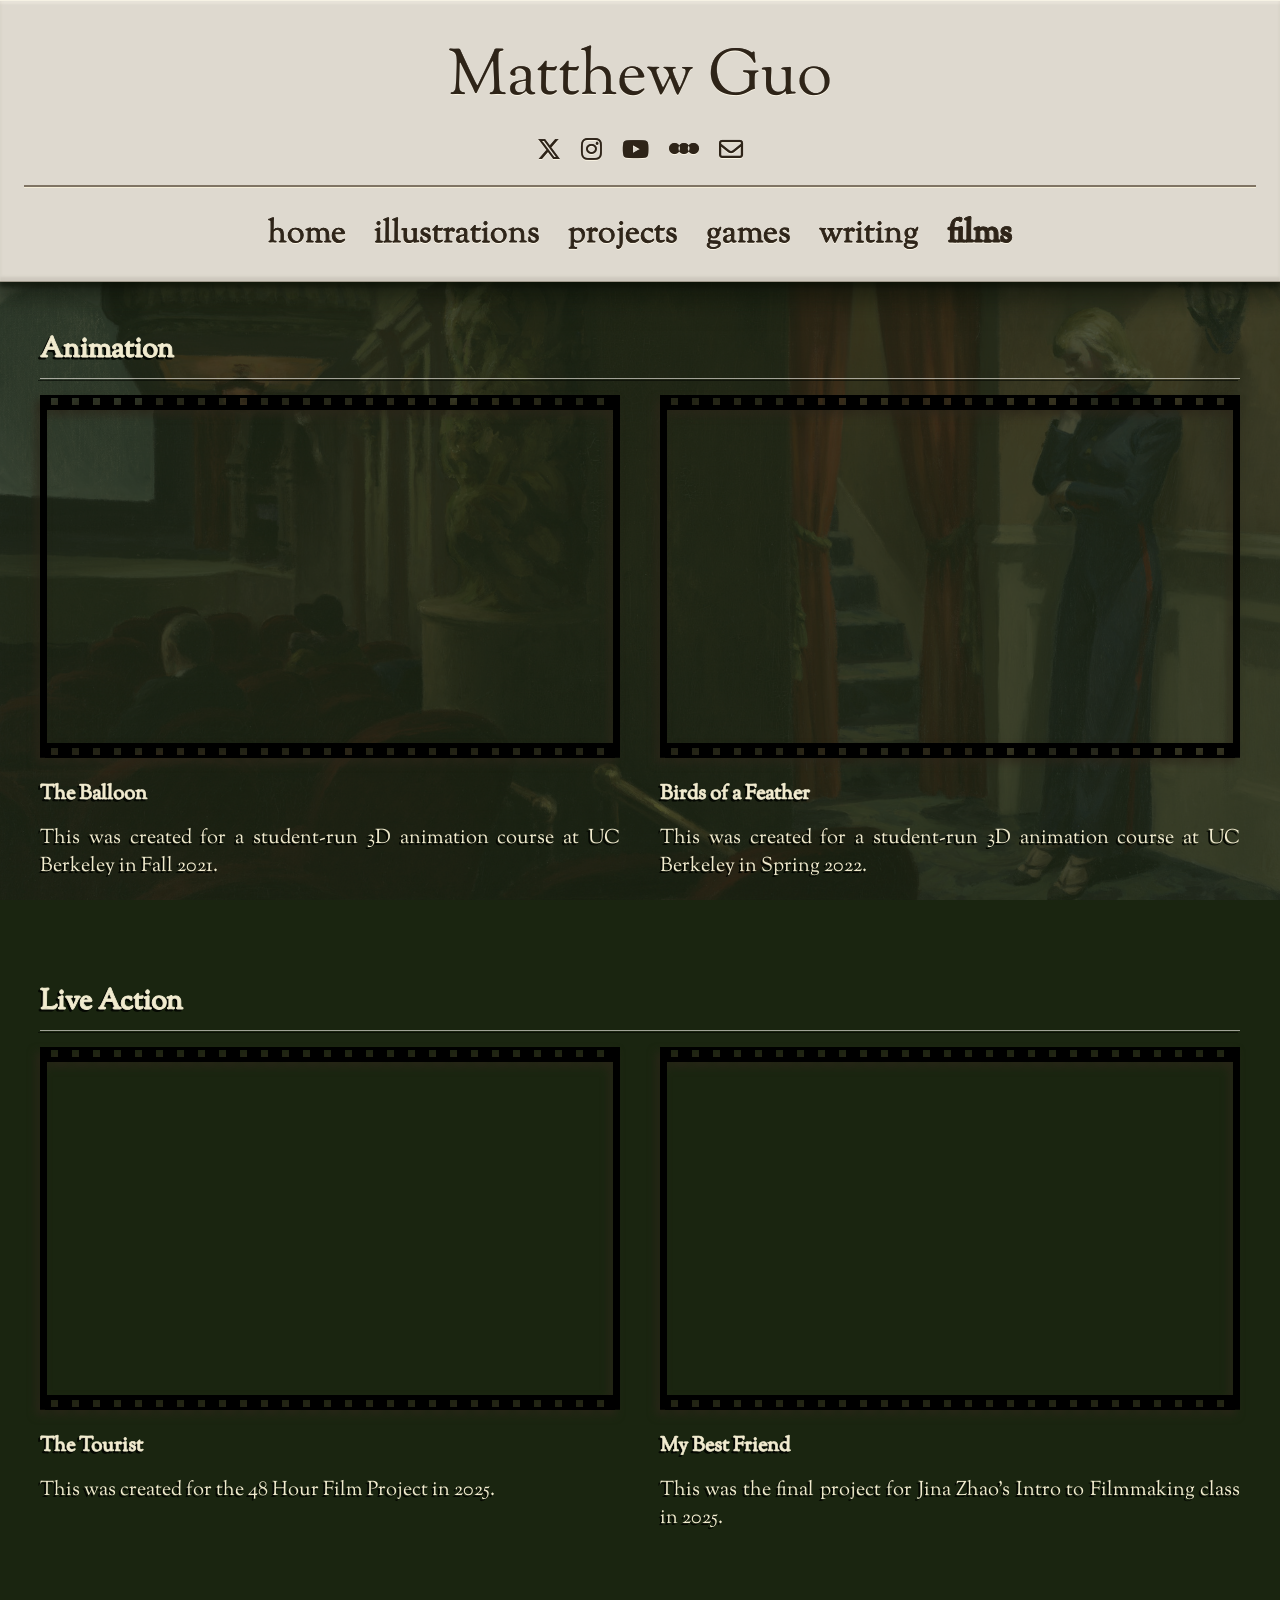
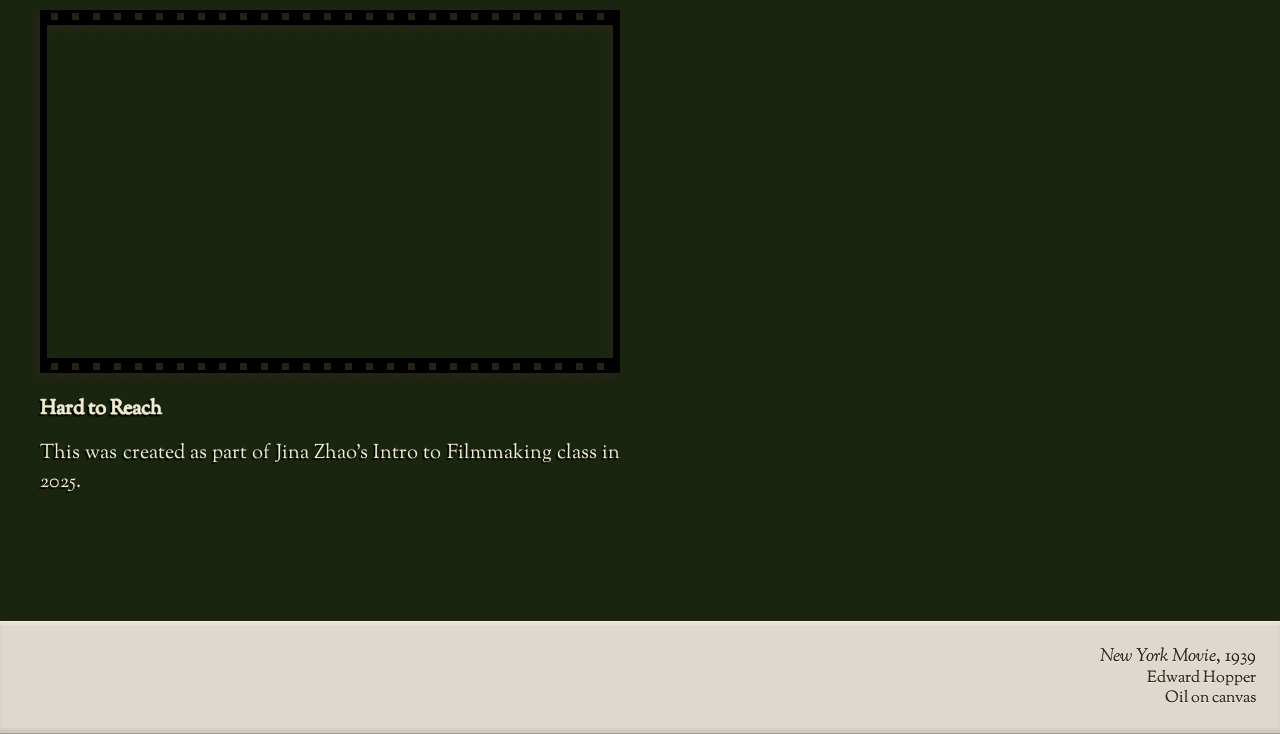
<file: filmmaker.html>
<!DOCTYPE html>
<html lang="en">
<head>
    <meta charset="UTF-8">
    <meta name="viewport" content="width=device-width, initial-scale=1.0">
    <link rel="preconnect" href="https://fonts.googleapis.com">
    <link rel="preconnect" href="https://fonts.gstatic.com" crossorigin>
    <link href="https://fonts.googleapis.com/css2?family=Sorts+Mill+Goudy:ital@0;1&display=swap" rel="stylesheet">
    <link rel="stylesheet" href="styles.css?v=no-edge-bounce-120">
    <link rel="stylesheet" href="project-frames.css?v=14">
    <title>Matthew Guo — Filmmaker</title>
    <style>
        .works-section {
            padding-top: 48px;
        }
        .film-entry { min-width: 0; margin-bottom: 0; }
        .film-entry .film-frame { margin-bottom: 22px; }
    </style>
</head>
<body>
    <div class="container">
        <div id="site-header"></div>
    </div>

    <div class="works-section">
        <div class="container">
        <div class="category-section">
            <div class="section-heading">Animation</div>
            <div class="project-grid">
                <div class="film-entry">
                    <div class="film-frame film-frame--video"><iframe class="video" src="https://www.youtube.com/embed/4N1YUl7q1kI" title="The Balloon" allowfullscreen></iframe></div>
                    <h4><b>The Balloon</b></h4>
                    <p>This was created for a student-run 3D animation course at  UC Berkeley in Fall 2021.</p>
                </div>
                <div class="film-entry">
                    <div class="film-frame film-frame--video"><iframe class="video" src="https://www.youtube.com/embed/jl2yfVdZHiE" title="Birds of a Feather" allowfullscreen></iframe></div>
                    <h4><b>Birds of a Feather</b></h4>
                    <p>This was created for a student-run 3D animation course at UC Berkeley in Spring 2022.</p>
                </div>
            </div>
        </div>

        <div class="category-section">
            <div class="section-heading">Live Action</div>
            <div class="project-grid">
                <div class="film-entry">
                    <div class="film-frame film-frame--video"><iframe class="video" src="https://www.youtube.com/embed/J6DMEu5C-rU" title="The Tourist" allowfullscreen></iframe></div>
                    <h4><b>The Tourist</b></h4>
                    <p>This was created for the 48 Hour Film Project in 2025.</p>
                </div>
                <div class="film-entry">
                    <div class="film-frame film-frame--video"><iframe class="video" src="https://www.youtube.com/embed/2Nqjm0eFnto" title="My Best Friend" allowfullscreen></iframe></div>
                    <h4><b>My Best Friend</b></h4>
                    <p>This was the final project for Jina Zhao's Intro to Filmmaking class in 2025.</p>
                </div>
                <div class="film-entry">
                    <div class="film-frame film-frame--video"><iframe class="video" src="https://www.youtube.com/embed/PaqXRuQIh2g" title="Hard to Reach" allowfullscreen></iframe></div>
                    <h4><b>Hard to Reach</b></h4>
                    <p>This was created as part of Jina Zhao's Intro to Filmmaking class in 2025.</p>
                </div>
            </div>
        </div>
        </div>
    </div>

    <script src="header.js?v=stone-header-87"></script>
    <script>initHeader('filmmaker');</script>
</body>
</html>
</file>
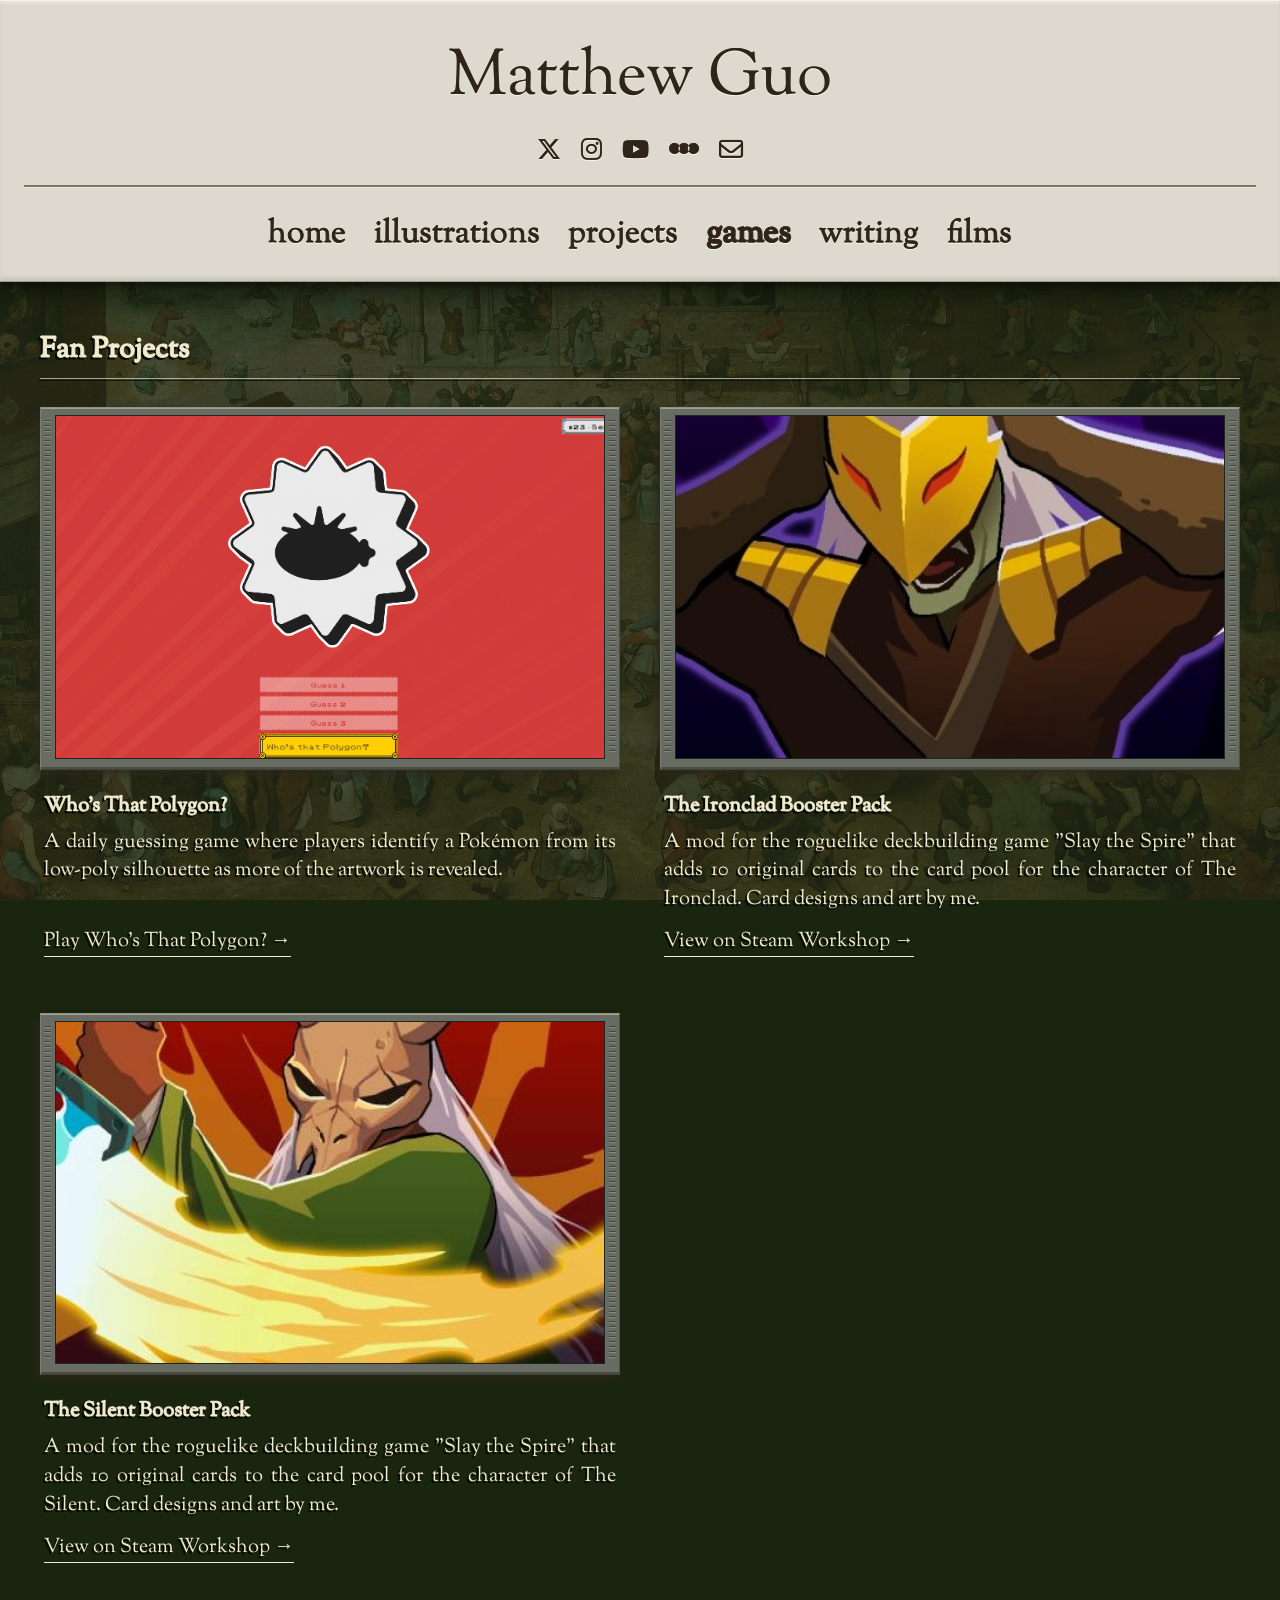
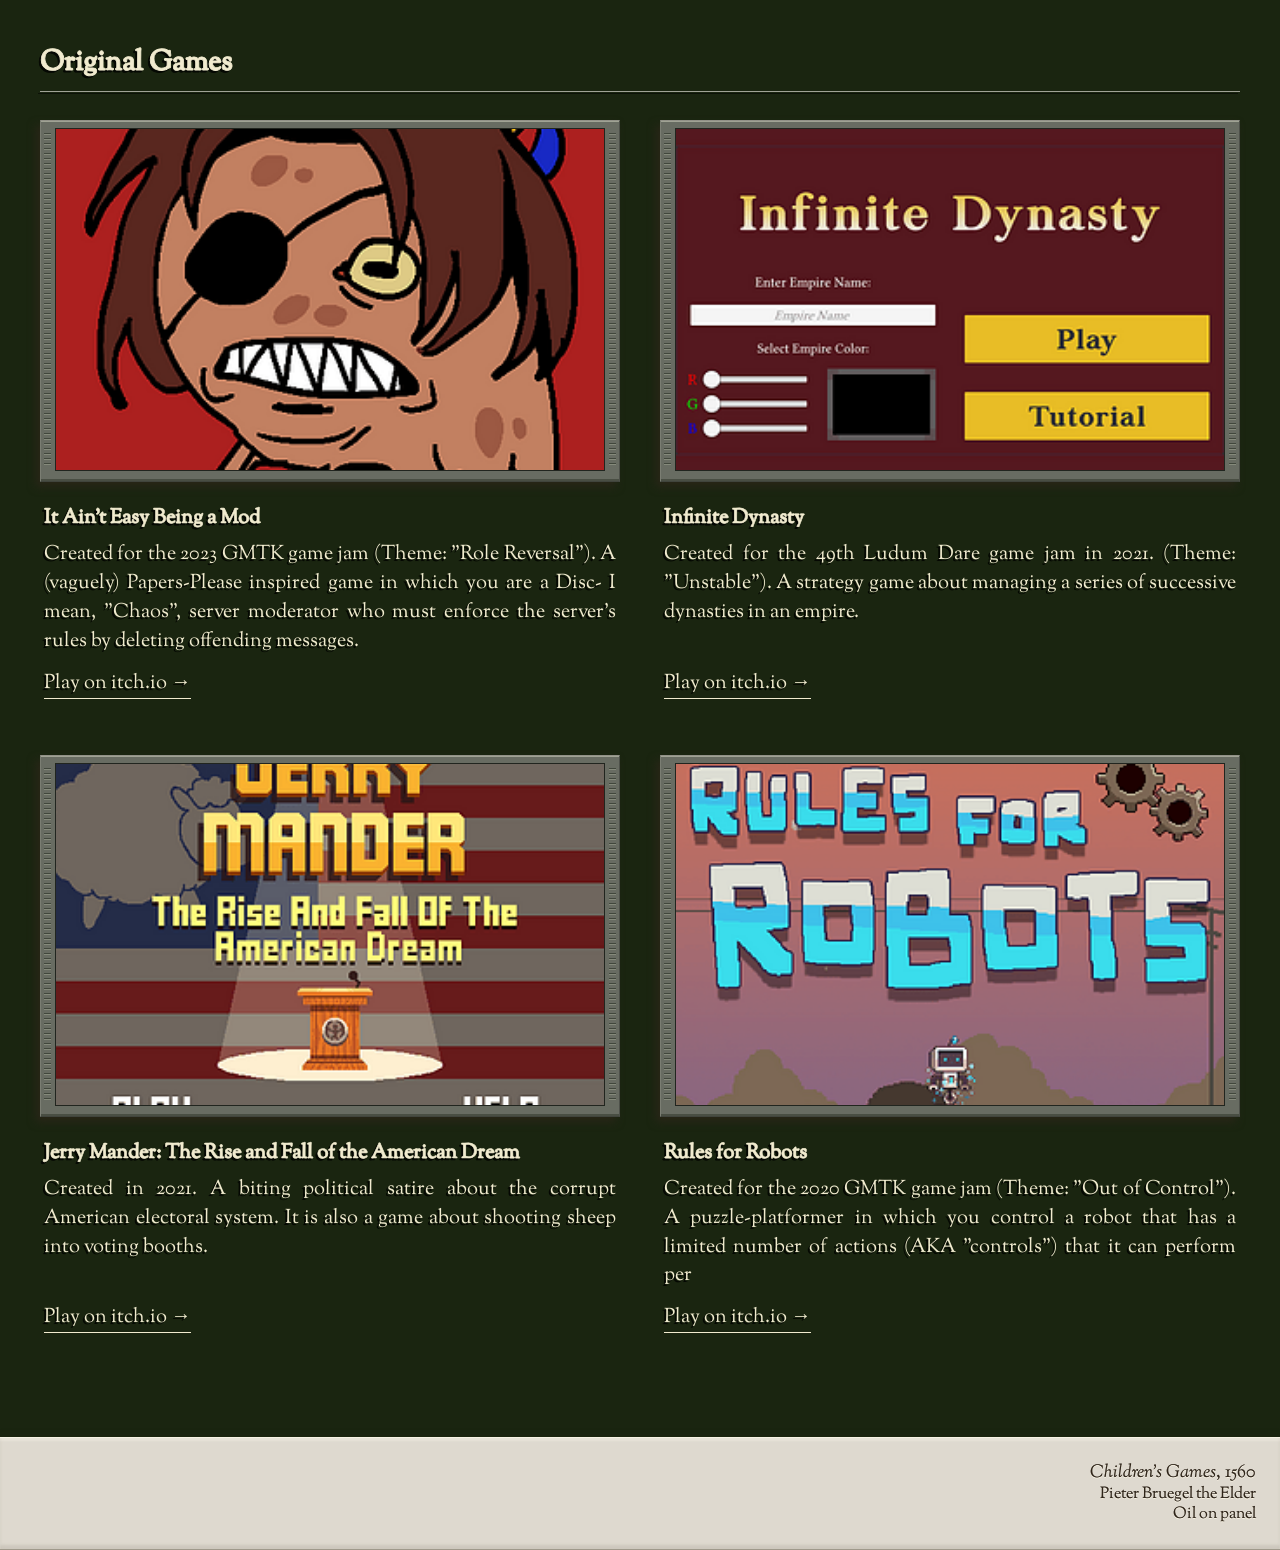
<file: game-developer.html>
<!DOCTYPE html>
<html lang="en">
<head>
    <meta charset="UTF-8">
    <meta name="viewport" content="width=device-width, initial-scale=1.0">
    <link rel="preconnect" href="https://fonts.googleapis.com">
    <link rel="preconnect" href="https://fonts.gstatic.com" crossorigin>
    <link href="https://fonts.googleapis.com/css2?family=Sorts+Mill+Goudy:ital@0;1&display=swap" rel="stylesheet">
    <link rel="stylesheet" href="styles.css?v=no-edge-bounce-120">
    <link rel="stylesheet" href="project-frames.css?v=14">
    <title>Matthew Guo — Game Developer</title>
</head>
<body>
    <div class="container">
        <div id="site-header"></div>
    </div>

    <div class="works-section">
        <div class="container">
        <div class="category-section">
            <div class="section-heading">Fan Projects</div>
            <div class="game-list">

                <div class="game-entry">
                    <a href="https://whosthatpolygon.app/" target="_blank" class="cartridge-frame" aria-label="Play Who's That Polygon?">
                        <span class="cartridge-label">
                            <img src="src/assets/images/software/whos_that_polygon_preview.png" class="game-thumbnail" alt="Who's That Polygon game preview" loading="eager" decoding="async">
                        </span>
                    </a>
                    <div class="game-info">
                        <h4><b>Who's That Polygon?</b></h4>
                        <p>A daily guessing game where players identify a Pokémon from its low-poly silhouette as more of the artwork is revealed.</p>
                        <a href="https://whosthatpolygon.app/" target="_blank" class="read-link">Play Who's That Polygon? →</a>
                    </div>
                </div>

                <div class="game-entry">
                    <a href="https://steamcommunity.com/sharedfiles/filedetails/?id=2995632476" class="cartridge-frame" aria-label="View The Ironclad Booster Pack on Steam Workshop">
                        <span class="cartridge-label">
                            <img src="src/assets/images/game_thumbnails/ironclad_booster_pack.png" class="game-thumbnail" alt="The Ironclad Booster Pack" loading="eager" decoding="async">
                        </span>
                    </a>
                    <div class="game-info">
                        <h4><b>The Ironclad Booster Pack</b></h4>
                        <p>A mod for the roguelike deckbuilding game "Slay the Spire" that adds 10 original cards to the card pool for the character of The Ironclad. Card designs and art by me.</p>
                        <a href="https://steamcommunity.com/sharedfiles/filedetails/?id=2995632476" target="_blank" class="read-link">View on Steam Workshop →</a>
                    </div>
                </div>

                <div class="game-entry">
                    <a href="https://steamcommunity.com/sharedfiles/filedetails/?id=2894835703" class="cartridge-frame" aria-label="View The Silent Booster Pack on Steam Workshop">
                        <span class="cartridge-label">
                            <img src="src/assets/images/game_thumbnails/silent_booster_pack.png" class="game-thumbnail" alt="The Silent Booster Pack" loading="lazy" decoding="async">
                        </span>
                    </a>
                    <div class="game-info">
                        <h4><b>The Silent Booster Pack</b></h4>
                        <p>A mod for the roguelike deckbuilding game "Slay the Spire" that adds 10 original cards to the card pool for the character of The Silent. Card designs and art by me.</p>
                        <a href="https://steamcommunity.com/sharedfiles/filedetails/?id=2894835703" target="_blank" class="read-link">View on Steam Workshop →</a>
                    </div>
                </div>

            </div>
        </div>

        <div class="category-section">
            <div class="section-heading">Original Games</div>
            <div class="game-list">

                <div class="game-entry">
                    <a href="https://daicreative.itch.io/it-aint-easy-being-a-mod" class="cartridge-frame" aria-label="Play It Ain't Easy Being a Mod on itch.io">
                        <span class="cartridge-label">
                            <img src="src/assets/images/game_thumbnails/it_aint_easy_being_a_mod.png" class="game-thumbnail" alt="It Ain't Easy Being a Mod" loading="lazy" decoding="async">
                        </span>
                    </a>
                    <div class="game-info">
                        <h4><b>It Ain't Easy Being a Mod</b></h4>
                        <p>Created for the 2023 GMTK game jam (Theme: "Role Reversal"). A (vaguely) Papers-Please inspired game in which you are a Disc- I mean, "Chaos", server moderator who must enforce the server's rules by deleting offending messages.</p>
                        <a href="https://daicreative.itch.io/it-aint-easy-being-a-mod" target="_blank" class="read-link">Play on itch.io →</a>
                    </div>
                </div>

                <div class="game-entry">
                    <a href="https://daicreative.itch.io/infinite-dynasty" class="cartridge-frame" aria-label="Play Infinite Dynasty on itch.io">
                        <span class="cartridge-label">
                            <img src="src/assets/images/game_thumbnails/infinite_dynasty.png" class="game-thumbnail" alt="Infinite Dynasty" loading="lazy" decoding="async">
                        </span>
                    </a>
                    <div class="game-info">
                        <h4><b>Infinite Dynasty</b></h4>
                        <p>Created for the 49th Ludum Dare game jam in 2021. (Theme: "Unstable"). A strategy game about managing a series of successive dynasties in an empire.</p>
                        <a href="https://daicreative.itch.io/infinite-dynasty" target="_blank" class="read-link">Play on itch.io →</a>
                    </div>
                </div>

                <div class="game-entry">
                    <a href="https://funplings.itch.io/jerry-mander" class="cartridge-frame" aria-label="Play Jerry Mander on itch.io">
                        <span class="cartridge-label">
                            <img src="src/assets/images/game_thumbnails/jerry_mander.png" class="game-thumbnail" alt="Jerry Mander" loading="lazy" decoding="async">
                        </span>
                    </a>
                    <div class="game-info">
                        <h4><b>Jerry Mander: The Rise and Fall of the American Dream</b></h4>
                        <p>Created in 2021. A biting political satire about the corrupt American electoral system. It is also a game about shooting sheep into voting booths.</p>
                        <a href="https://funplings.itch.io/jerry-mander" target="_blank" class="read-link">Play on itch.io →</a>
                    </div>
                </div>

                <div class="game-entry">
                    <a href="https://funplings.itch.io/rules-for-robots" class="cartridge-frame" aria-label="Play Rules for Robots on itch.io">
                        <span class="cartridge-label">
                            <img src="src/assets/images/game_thumbnails/rules_for_robots.png" class="game-thumbnail" alt="Rules for Robots" loading="lazy" decoding="async">
                        </span>
                    </a>
                    <div class="game-info">
                        <h4><b>Rules for Robots</b></h4>
                        <p>Created for the 2020 GMTK game jam (Theme: "Out of Control"). A puzzle-platformer in which you control a robot that has a limited number of actions (AKA "controls") that it can perform per</p>
                        <a href="https://funplings.itch.io/rules-for-robots" target="_blank" class="read-link">Play on itch.io →</a>
                    </div>
                </div>

            </div>
        </div>
        </div>
    </div>
    <style>
        .works-section { padding-top: 48px; }
        .game-list {
            display: grid;
            grid-template-columns: repeat(2, minmax(0, 1fr));
            gap: 56px 40px;
        }
        .category-section > .section-heading { margin-bottom: 28px; }
        @media (max-width: 768px) {
            .game-list { grid-template-columns: minmax(0, 1fr); gap: 44px; }
        }
    </style>
    <script src="header.js?v=stone-header-87"></script>
    <script>initHeader('game-developer');</script>
</body>
</html>
</file>
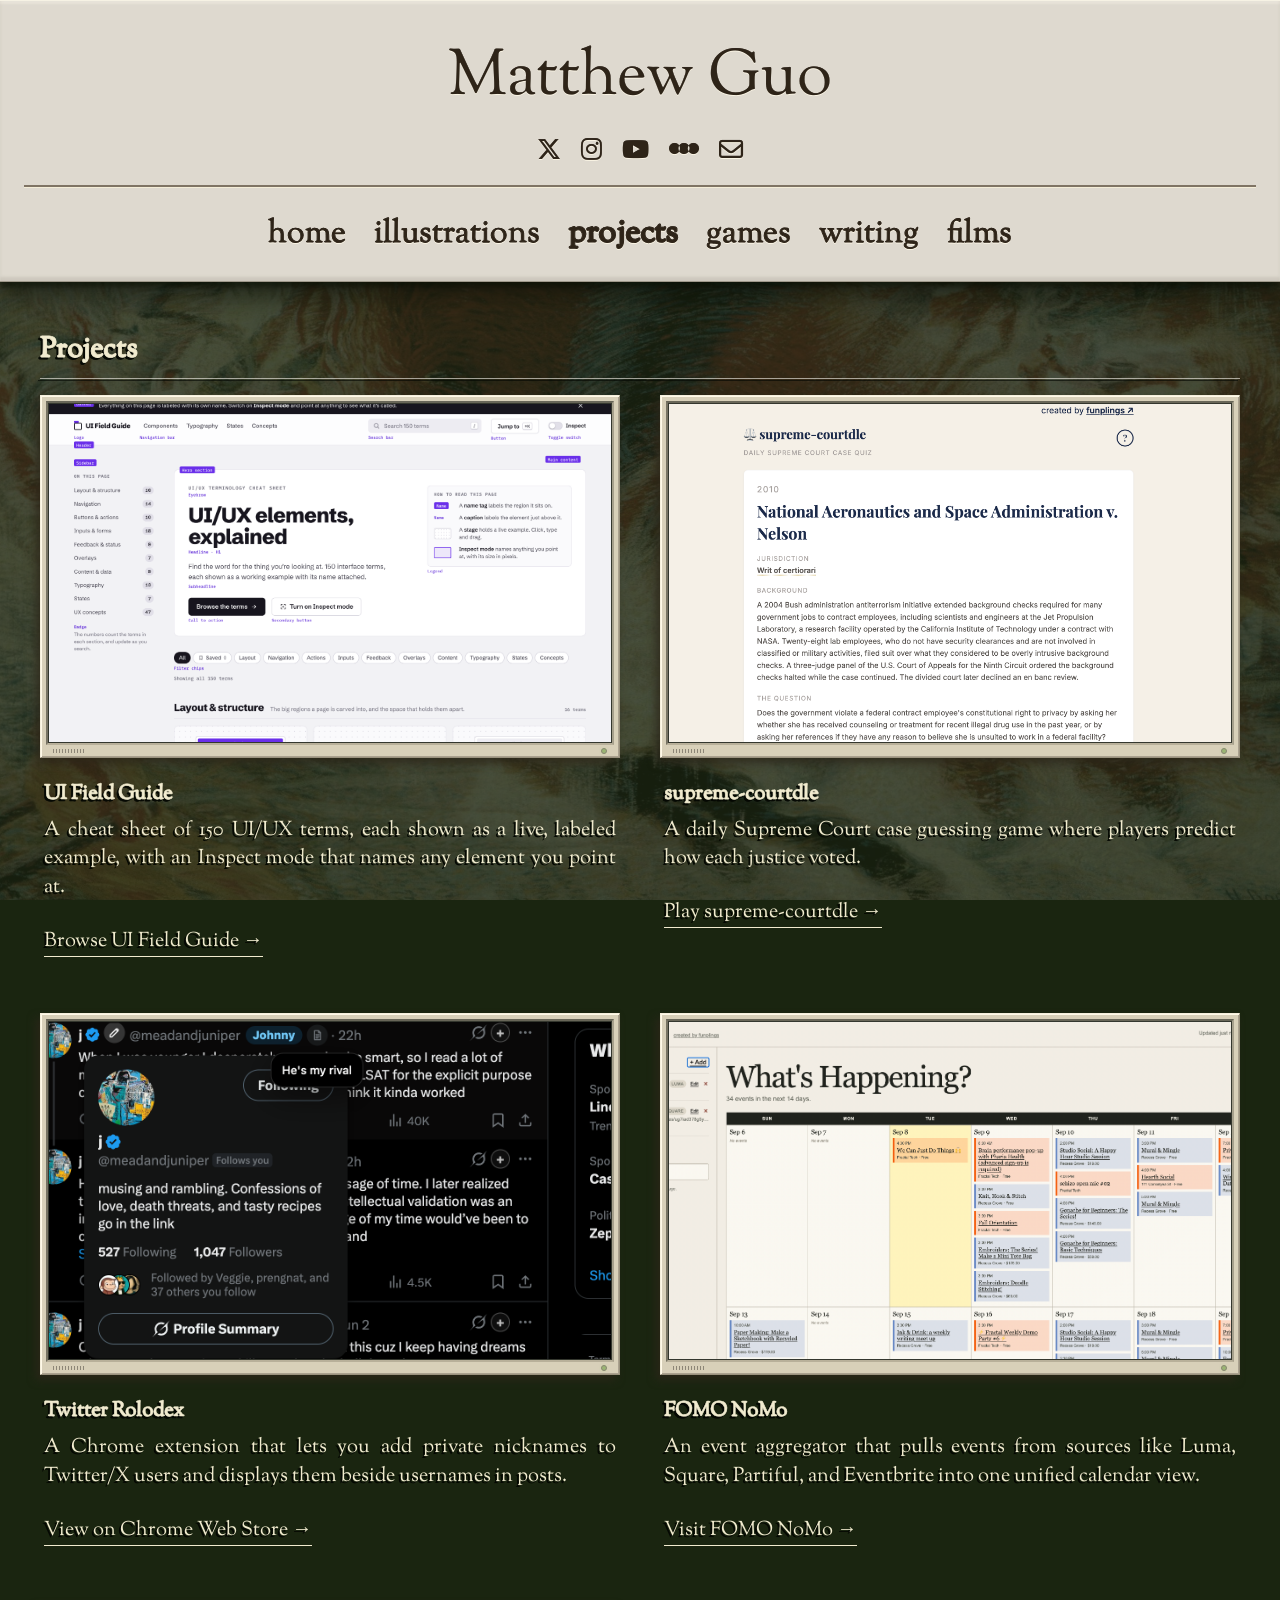
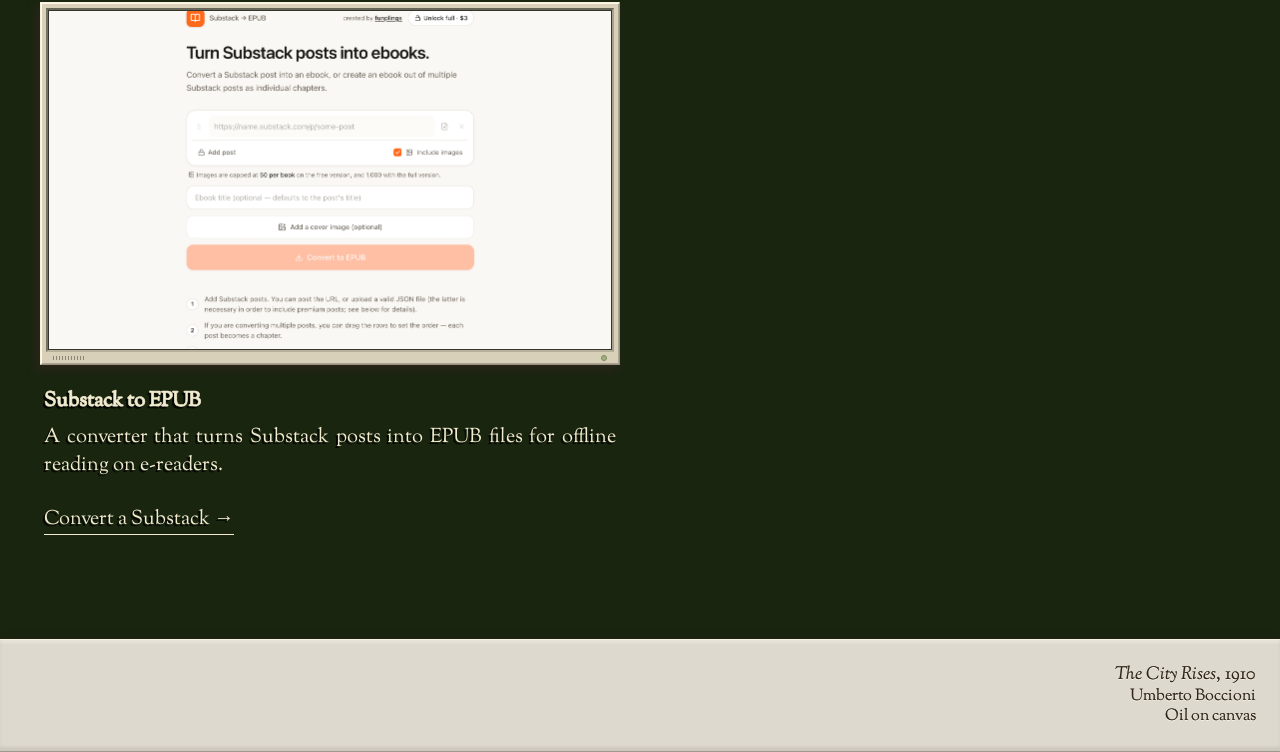
<file: software-engineer.html>
<!DOCTYPE html>
<html lang="en">
<head>
    <meta charset="UTF-8">
    <meta name="viewport" content="width=device-width, initial-scale=1.0">
    <link rel="preconnect" href="https://fonts.googleapis.com">
    <link rel="preconnect" href="https://fonts.gstatic.com" crossorigin>
    <link href="https://fonts.googleapis.com/css2?family=Sorts+Mill+Goudy:ital@0;1&display=swap" rel="stylesheet">
    <link rel="stylesheet" href="styles.css?v=no-edge-bounce-120">
    <link rel="stylesheet" href="project-frames.css?v=14">
    <title>Matthew Guo — Software Engineer</title>
    <style>
        .works-section {
            padding-top: 48px;
        }

        .software-list {
            display: grid;
            grid-template-columns: repeat(2, minmax(0, 1fr));
            gap: 56px 40px;
        }

        .software-entry {
            min-width: 0;
        }

        .software-title-card {
            width: 100%;
            box-sizing: border-box;
            display: flex;
            flex-direction: column;
            align-items: center;
            justify-content: center;
            text-align: center;
            padding: 28px;
            font-family: "Sorts Mill Goudy", serif;
        }

        .software-title-card-link {
            color: inherit;
            text-decoration: none;
        }

        .software-title-card strong {
            font-size: 34px;
            line-height: 1.05;
        }

        .software-title-card span {
            margin-top: 12px;
            font-family: "Sorts Mill Goudy", serif;
            font-weight: 400;
            font-size: 17px;
            letter-spacing: 0.08em;
            text-transform: uppercase;
        }

        .software-title-card--substack {
            color: #fff8ef;
            background: #f05a28;
        }

        @media (max-width: 768px) {
            .software-list {
                grid-template-columns: minmax(0, 1fr);
                gap: 40px;
            }

            .software-title-card strong {
                font-size: clamp(24px, 6vw, 34px);
            }

            .software-title-card span {
                font-size: 12px;
            }
        }
    </style>
</head>
<body>
    <div class="container">
        <div id="site-header"></div>
    </div>

    <div class="works-section">
        <div class="container">
        <div class="category-section">
            <div class="section-heading">Projects</div>
            <div class="software-list">

                <div class="software-entry">
                    <a href="https://uifieldguide.vercel.app/" target="_blank" class="monitor-frame"><img src="src/assets/images/software/ui_field_guide_preview.png" class="software-thumbnail software-thumbnail--screenshot" alt="UI Field Guide interface terminology cheat sheet preview"></a>
                    <div class="software-info">
                        <h4><b>UI Field Guide</b></h4>
                        <p>A cheat sheet of 150 UI/UX terms, each shown as a live, labeled example, with an Inspect mode that names any element you point at.</p>
                        <a href="https://uifieldguide.vercel.app/" target="_blank" class="read-link">Browse UI Field Guide →</a>
                    </div>
                </div>

                <div class="software-entry">
                    <a href="https://supreme-courtdle.vercel.app/" target="_blank" class="monitor-frame"><img src="src/assets/images/software/supreme_courtdle_preview.png" class="software-thumbnail software-thumbnail--screenshot" alt="supreme-courtdle daily Supreme Court case quiz preview"></a>
                    <div class="software-info">
                        <h4><b>supreme-courtdle</b></h4>
                        <p>A daily Supreme Court case guessing game where players predict how each justice voted.</p>
                        <a href="https://supreme-courtdle.vercel.app/" target="_blank" class="read-link">Play supreme-courtdle →</a>
                    </div>
                </div>

                <div class="software-entry">
                    <a href="https://chromewebstore.google.com/detail/twitter-rolodex/ifkepcdgdfkplommlebeemjepbiembmd?authuser=0&hl=en" target="_blank" class="monitor-frame"><img src="src/assets/images/software/twitter_rolodex_preview.png" class="software-thumbnail software-thumbnail--screenshot" alt="Twitter Rolodex"></a>
                    <div class="software-info">
                        <h4><b>Twitter Rolodex</b></h4>
                        <p>A Chrome extension that lets you add private nicknames to Twitter/X users and displays them beside usernames in posts.</p>
                        <a href="https://chromewebstore.google.com/detail/twitter-rolodex/ifkepcdgdfkplommlebeemjepbiembmd?authuser=0&hl=en" target="_blank" class="read-link">View on Chrome Web Store →</a>
                    </div>
                </div>

                <div class="software-entry">
                    <a href="https://fomo-nomo.app/" target="_blank" class="monitor-frame"><img src="src/assets/images/software/fomo_nomo.png?v=2" class="software-thumbnail software-thumbnail--screenshot" alt="FOMO NoMo event calendar preview"></a>
                    <div class="software-info">
                        <h4><b>FOMO NoMo</b></h4>
                        <p>An event aggregator that pulls events from sources like Luma, Square, Partiful, and Eventbrite into one unified calendar view.</p>
                        <a href="https://fomo-nomo.app/" target="_blank" class="read-link">Visit FOMO NoMo →</a>
                    </div>
                </div>

                <div class="software-entry">
                    <a href="https://substack-epub.vercel.app/" target="_blank" class="monitor-frame"><img src="src/assets/images/software/substack_epub_preview.png" class="software-thumbnail software-thumbnail--screenshot" alt="Substack to EPUB converter preview"></a>
                    <div class="software-info">
                        <h4><b>Substack to EPUB</b></h4>
                        <p>A converter that turns Substack posts into EPUB files for offline reading on e-readers.</p>
                        <a href="https://substack-epub.vercel.app/" target="_blank" class="read-link">Convert a Substack →</a>
                    </div>
                </div>

            </div>
        </div>
        </div>
    </div>

    <script src="header.js?v=stone-header-87"></script>
    <script>initHeader('software-engineer');</script>
</body>
</html>
</file>
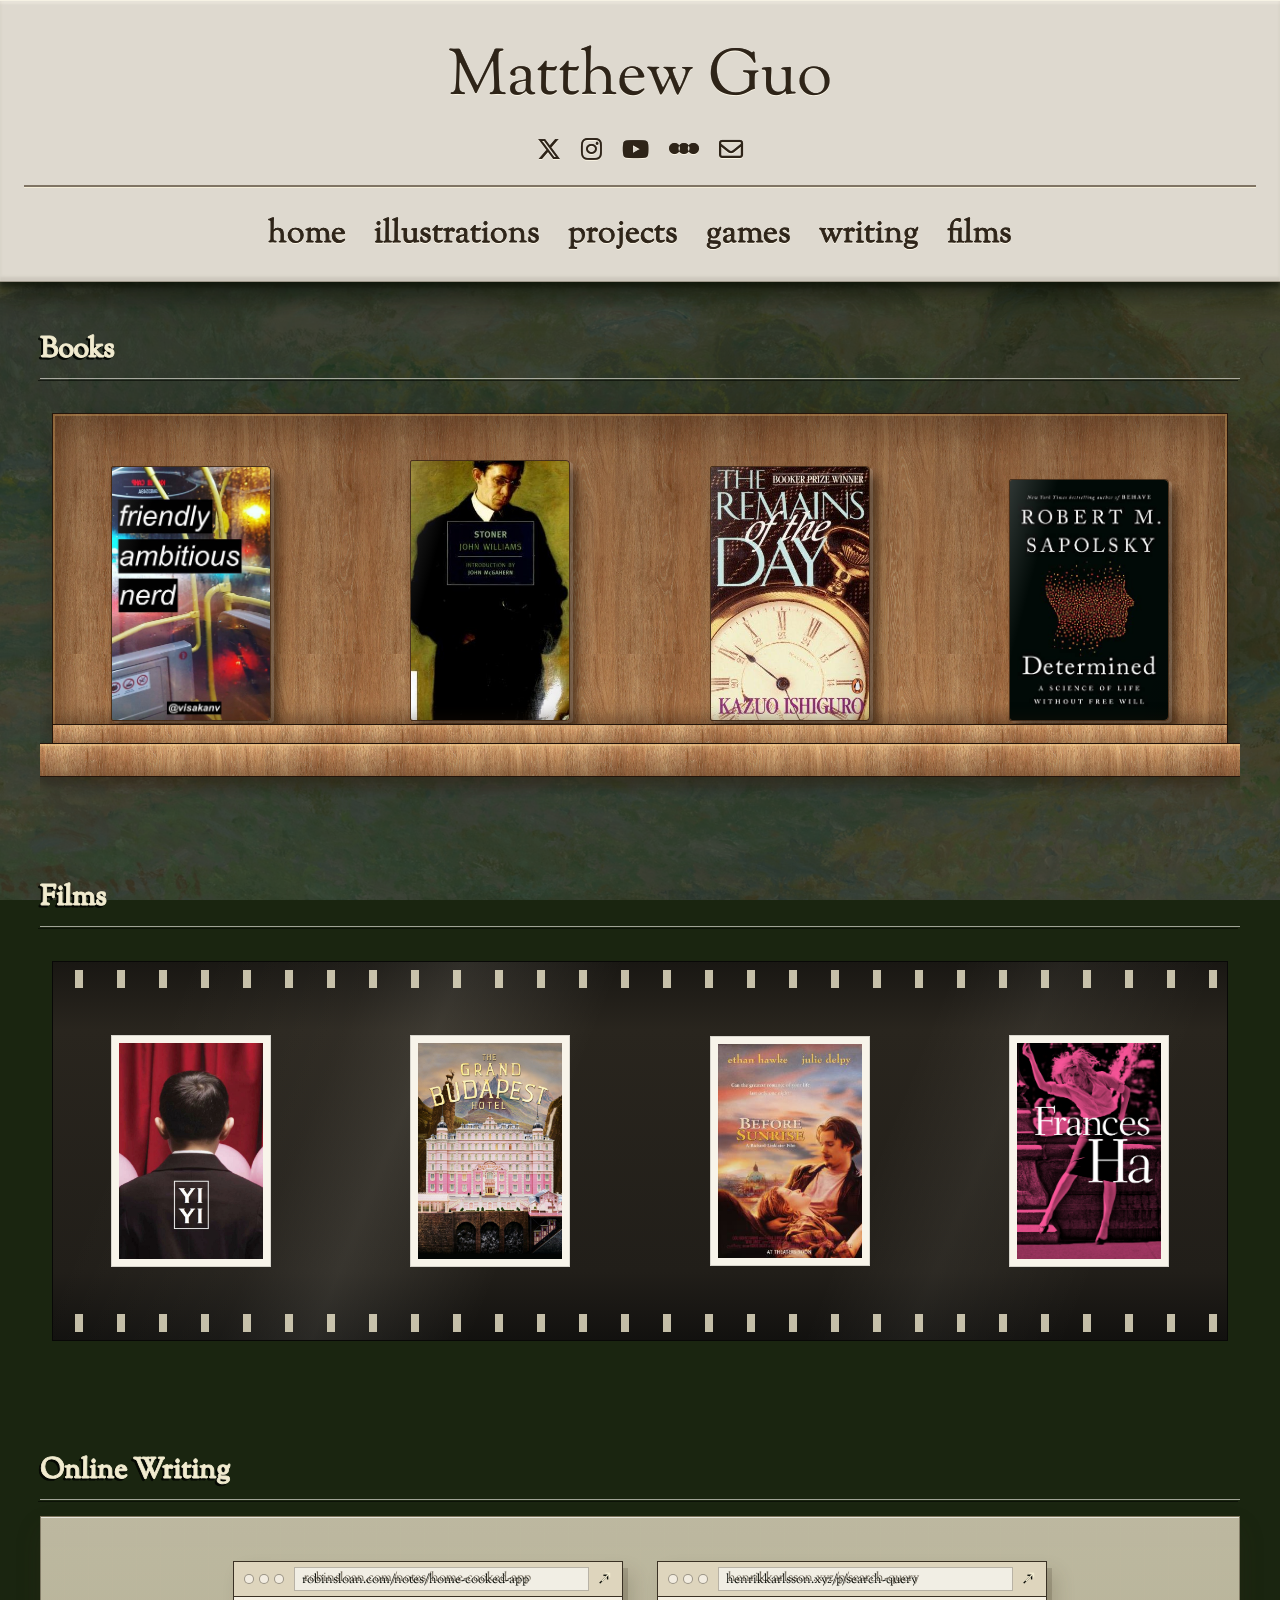
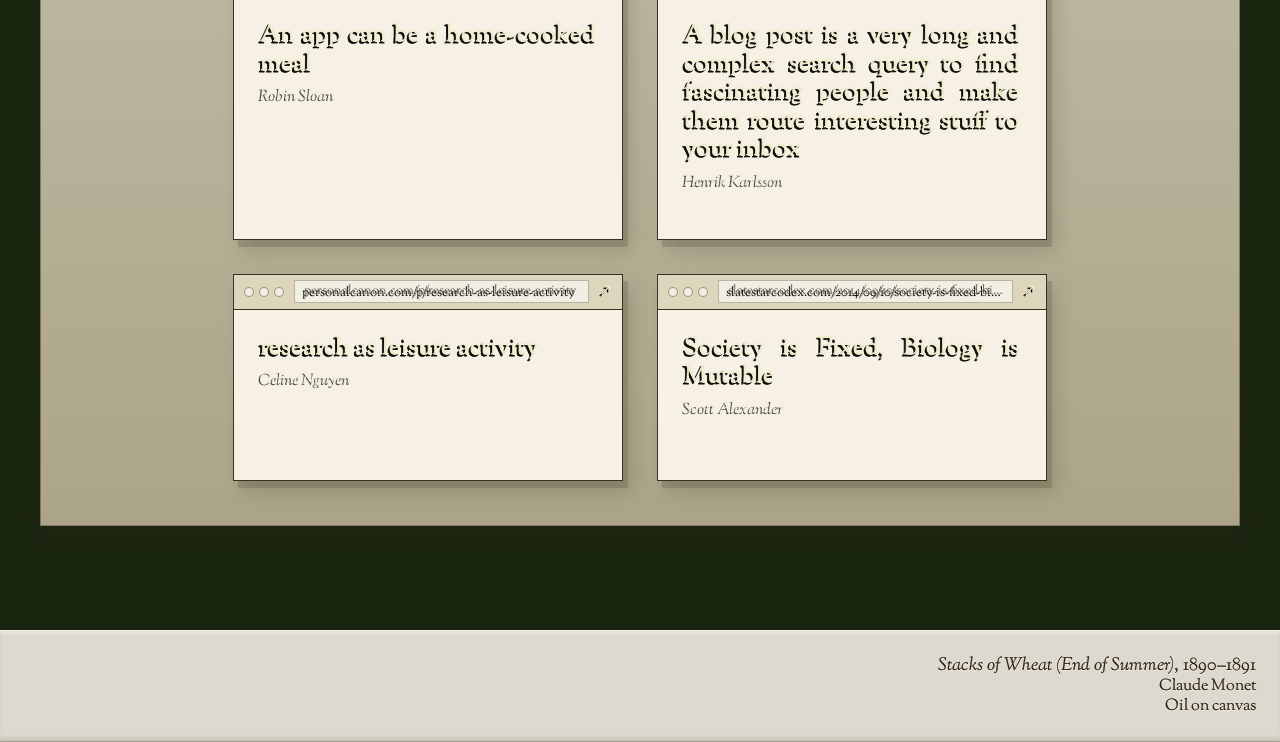
<file: tastemaker.html>
<!DOCTYPE html>
<html lang="en">
<head>
    <meta charset="UTF-8">
    <meta name="viewport" content="width=device-width, initial-scale=1.0">
    <link rel="preconnect" href="https://fonts.googleapis.com">
    <link rel="preconnect" href="https://fonts.gstatic.com" crossorigin>
    <link href="https://fonts.googleapis.com/css2?family=Sorts+Mill+Goudy:ital@0;1&display=swap" rel="stylesheet">
    <link rel="stylesheet" href="styles.css?v=no-edge-bounce-120">
    <title>Matthew Guo — Tastemaker</title>
    <style>
        .works-section {
            padding-top: 48px;
        }

        .bookshelf-section {
            margin-bottom: 80px;
        }

        .filmshelf-section {
            margin-bottom: 80px;
        }

        .online-writing-section {
            margin-bottom: 80px;
        }

        .writing-desktop {
            display: grid;
            grid-template-columns: repeat(2, minmax(0, 390px));
            justify-content: center;
            gap: 34px;
            padding: 44px;
            background:
                linear-gradient(rgba(240, 231, 206, 0.76), rgba(228, 214, 184, 0.72)),
                repeating-linear-gradient(0deg, transparent 0 23px, rgba(62, 50, 31, 0.055) 23px 24px),
                repeating-linear-gradient(90deg, transparent 0 23px, rgba(62, 50, 31, 0.055) 23px 24px);
            border: 1px solid rgba(56, 45, 28, 0.42);
            box-shadow:
                inset 0 1px 0 rgba(255, 255, 255, 0.62),
                0 12px 24px rgba(64, 52, 31, 0.16);
        }

        .writing-window {
            display: block;
            min-width: 0;
            color: var(--ink);
            text-decoration: none;
            background: #f6f1e4;
            border: 1px solid #3a3124;
            box-shadow:
                5px 7px 0 rgba(58, 47, 29, 0.18),
                9px 12px 18px rgba(60, 48, 30, 0.18);
            transition: transform 0.2s ease, box-shadow 0.2s ease, filter 0.2s ease;
        }

        .writing-window:not(.writing-window--empty):hover,
        .writing-window:not(.writing-window--empty):focus-visible {
            z-index: 2;
            filter: brightness(1.035);
            transform: translateY(-5px);
            box-shadow:
                7px 10px 0 rgba(58, 47, 29, 0.2),
                13px 18px 24px rgba(60, 48, 30, 0.22);
        }

        .writing-window:focus-visible {
            outline: 2px solid var(--ink);
            outline-offset: 5px;
        }

        .writing-window-bar {
            display: grid;
            grid-template-columns: auto minmax(0, 1fr) auto;
            align-items: center;
            gap: 10px;
            min-height: 34px;
            padding: 0 10px;
            background: #ded5bd;
            border-bottom: 1px solid #3a3124;
        }

        .writing-window-controls {
            display: flex;
            gap: 5px;
        }

        .writing-window-controls span {
            width: 8px;
            height: 8px;
            border: 1px solid rgba(56, 46, 30, 0.46);
            border-radius: 50%;
            background: #f2ece0;
        }

        .writing-window-address {
            min-width: 0;
            padding: 2px 9px 3px;
            overflow: hidden;
            color: rgba(56, 46, 30, 0.72);
            font-size: 13px;
            line-height: 1.25;
            text-overflow: ellipsis;
            white-space: nowrap;
            background: rgba(255, 255, 255, 0.6);
            border: 1px solid rgba(62, 51, 33, 0.32);
        }

        .writing-window-open {
            font-size: 16px;
            line-height: 1;
        }

        .writing-window-page {
            min-height: 170px;
            padding: 24px 26px 28px;
            box-sizing: border-box;
        }

        .writing-window-title {
            margin: 0 0 6px;
            font-family: "Sorts Mill Goudy", serif;
            font-size: 25px;
            font-weight: 500;
            line-height: 1.14;
        }

        .writing-window-byline {
            margin: 0 0 18px;
            font-size: 16px;
            font-style: italic;
            opacity: 0.72;
        }

        .writing-window-excerpt {
            margin: 0;
            font-size: 17px;
            line-height: 1.44;
        }

        .writing-window--empty {
            grid-column: 1 / -1;
            width: min(430px, 100%);
            margin: 0 auto;
            box-shadow:
                4px 6px 0 rgba(58, 47, 29, 0.12),
                8px 12px 18px rgba(60, 48, 30, 0.13);
        }

        .writing-window--empty .writing-window-page {
            display: grid;
            min-height: 142px;
            place-items: center;
            color: rgba(56, 46, 30, 0.58);
            font-style: italic;
        }

        .writing-modal-panel {
            width: min(680px, calc(100vw - 48px));
            max-height: calc(100vh - 64px);
            overflow-y: auto;
            color: var(--ink);
            background: #f6f1e4;
            border: 1px solid #3a3124;
            box-shadow: 0 22px 60px rgba(0, 0, 0, 0.48);
        }

        .writing-modal-content {
            padding: 34px 38px 40px;
        }

        .writing-modal-title {
            margin: 0 0 8px;
            font-family: "Sorts Mill Goudy", serif;
            font-size: 34px;
            font-weight: 500;
            line-height: 1.12;
        }

        .writing-modal-author {
            margin: 0 0 28px;
            font-size: 18px;
            font-style: italic;
            opacity: 0.76;
        }

        .writing-modal-description {
            margin: 0 0 34px;
            line-height: 1.44;
        }

        .writing-modal-link {
            color: var(--ink);
            font-family: "Sorts Mill Goudy", serif;
            font-size: 18px;
            font-weight: 400;
            text-underline-offset: 4px;
        }

        .poster-wall-scroll {
            overflow-x: auto;
            padding: 18px 12px 30px;
            scrollbar-color: rgba(73, 71, 64, 0.38) transparent;
        }

        .poster-wall {
            position: relative;
            display: grid;
            grid-template-columns: repeat(4, 160px);
            align-items: center;
            justify-content: space-between;
            gap: 42px;
            min-width: 880px;
            min-height: 380px;
            padding: 54px 58px;
            box-sizing: border-box;
            background:
                repeating-linear-gradient(
                    90deg,
                    transparent 0 22px,
                    rgba(245, 238, 210, 0.78) 22px 30px,
                    transparent 30px 42px
                ) top 8px left / auto 18px repeat-x,
                repeating-linear-gradient(
                    90deg,
                    transparent 0 22px,
                    rgba(245, 238, 210, 0.78) 22px 30px,
                    transparent 30px 42px
                ) bottom 8px left / auto 18px repeat-x,
                linear-gradient(
                    112deg,
                    transparent 10%,
                    rgba(255, 252, 235, 0.035) 24%,
                    rgba(255, 252, 235, 0.1) 31%,
                    transparent 43%,
                    transparent 68%,
                    rgba(255, 252, 235, 0.055) 76%,
                    transparent 88%
                ),
                linear-gradient(to bottom, #191713, #29251e 18%, #211e19 82%, #12110f);
            border: 1px solid #080807;
            box-shadow: none;
        }

        .poster {
            position: relative;
            display: block;
            width: 160px;
            padding: 7px;
            box-sizing: border-box;
            background: #f8f4ea;
            border: 1px solid #d8d5cd;
            box-shadow: none;
            cursor: pointer;
            transition: transform 0.22s ease, filter 0.22s ease, box-shadow 0.22s ease;
        }

        .poster:hover,
        .poster:focus-visible {
            z-index: 2;
            filter: brightness(1.25);
            transform: translateY(-7px);
            box-shadow: none;
        }

        .poster:focus-visible {
            outline: 2px solid var(--ink);
            outline-offset: 4px;
        }

        .poster img {
            display: block;
            width: 100%;
            height: auto;
        }

        .bookshelf-intro {
            max-width: 720px;
            margin-bottom: 48px;
        }

        .bookshelf-scroll {
            overflow-x: auto;
            padding: 18px 12px 34px;
            scrollbar-color: rgba(90, 57, 27, 0.45) transparent;
        }

        .bookshelf {
            position: relative;
            display: grid;
            grid-template-columns: repeat(4, 160px);
            align-items: end;
            justify-content: space-between;
            gap: 42px;
            min-width: 880px;
            min-height: 350px;
            padding: 46px 58px 42px;
            box-sizing: border-box;
            background:
                linear-gradient(rgba(63, 34, 15, 0.42), rgba(108, 62, 26, 0.25)),
                url("src/assets/images/textures/wood-pattern.png"),
                #8f5628;
            background-size: auto, 320px auto, auto;
            border: 1px solid #24150b;
            box-shadow:
                inset 0 0 0 2px rgba(226, 174, 100, 0.34),
                inset 0 20px 30px rgba(42, 24, 11, 0.28),
                inset 0 -25px 30px rgba(43, 24, 10, 0.32),
                0 14px 24px rgba(45, 29, 14, 0.24);
        }

        .bookshelf::before {
            content: "";
            position: absolute;
            z-index: 2;
            left: 0;
            right: 0;
            bottom: 17px;
            height: 20px;
            background:
                linear-gradient(to bottom, rgba(255, 220, 159, 0.26), transparent 30%, rgba(48, 25, 9, 0.28)),
                url("src/assets/images/textures/wood-pattern.png"),
                #a66b34;
            background-size: auto, 300px auto, auto;
            border-top: 1px solid #24150b;
            border-bottom: 1px solid #24150b;
            box-shadow: 0 -8px 14px rgba(35, 19, 7, 0.3);
        }

        .bookshelf::after {
            content: "";
            position: absolute;
            z-index: 3;
            left: -16px;
            right: -16px;
            bottom: -14px;
            height: 32px;
            background:
                linear-gradient(to bottom, rgba(255, 220, 159, 0.34), transparent 25%, rgba(52, 27, 10, 0.38)),
                url("src/assets/images/textures/wood-pattern.png"),
                #a96d35;
            background-size: auto, 300px auto, auto;
            border: 1px solid #24150b;
            box-shadow:
                inset 0 2px 0 rgba(247, 205, 139, 0.4),
                0 9px 12px rgba(43, 27, 13, 0.34);
        }

        .book {
            position: relative;
            z-index: 1;
            display: block;
            width: 160px;
            height: auto;
            padding: 0;
            box-sizing: border-box;
            border: 1px solid rgba(47, 28, 13, 0.72);
            border-radius: 2px 4px 4px 2px;
            background: transparent;
            box-shadow:
                3px 2px 0 rgba(255, 255, 255, 0.16),
                7px 9px 9px rgba(32, 17, 6, 0.46),
                12px 16px 18px rgba(32, 17, 6, 0.22);
            cursor: pointer;
            transition: transform 0.22s ease, filter 0.22s ease, box-shadow 0.22s ease;
        }

        .book:hover,
        .book:focus-visible {
            z-index: 4;
            filter: brightness(1.25) saturate(1.05);
            transform: translateY(-10px) scale(1.025);
            box-shadow:
                3px 2px 0 rgba(255, 255, 255, 0.2),
                10px 15px 14px rgba(32, 17, 6, 0.48),
                16px 22px 24px rgba(32, 17, 6, 0.25);
        }

        .book:focus-visible {
            outline: 2px solid #f0ddb7;
            outline-offset: 5px;
        }

        .book::after {
            content: "";
            position: absolute;
            inset: 0;
            pointer-events: none;
            border-radius: inherit;
            background: linear-gradient(105deg, rgba(255, 255, 255, 0.18), transparent 22%, transparent 78%, rgba(0, 0, 0, 0.1));
        }

        .book img {
            display: block;
            width: 100%;
            height: auto;
            border-radius: inherit;
        }

        .book.poster {
            width: 160px;
            padding: 7px;
            background: #f8f4ea;
            border: 1px solid #d8d5cd;
            border-radius: 0;
            box-shadow: none;
        }

        .book.poster:hover,
        .book.poster:focus-visible {
            filter: brightness(1.25);
            transform: translateY(-7px);
            box-shadow: none;
        }

        .book.poster::after {
            display: none;
        }

        .book.poster img {
            border-radius: 0;
        }

        .book-modal-panel {
            position: relative;
            display: grid;
            grid-template-columns: minmax(220px, 340px) minmax(280px, 460px);
            gap: 42px;
            width: min(880px, calc(100vw - 48px));
            max-height: calc(100vh - 64px);
            padding: 34px;
            box-sizing: border-box;
            overflow-y: auto;
            color: var(--ink);
            background: rgba(240, 231, 206, 0.97);
            border: 1px solid rgba(42, 34, 22, 0.8);
            box-shadow: 0 22px 60px rgba(0, 0, 0, 0.48);
        }

        .book-modal-cover {
            display: block;
            width: 100%;
            max-height: calc(100vh - 132px);
            object-fit: contain;
            align-self: center;
            box-shadow: 8px 10px 18px rgba(30, 24, 16, 0.3);
        }

        .book-modal-details {
            display: flex;
            flex-direction: column;
            min-width: 0;
            padding: 8px 0 2px;
        }

        .book-modal-title {
            margin: 0 0 8px;
            font-family: "Sorts Mill Goudy", serif;
            font-size: 34px;
            font-weight: 500;
            line-height: 1.08;
        }

        .book-modal-meta {
            margin: 0 0 26px;
            font-size: 18px;
            font-style: italic;
            opacity: 0.82;
        }

        .book-modal-description {
            margin: 0 0 32px;
            line-height: 1.44;
        }

        .book-modal-description a {
            color: inherit;
            text-underline-offset: 3px;
        }

        .book-modal-link {
            align-self: flex-start;
            margin-top: auto;
            color: var(--ink);
            font-family: "Sorts Mill Goudy", serif;
            font-size: 18px;
            font-weight: 400;
            text-underline-offset: 4px;
        }

        @media (max-width: 768px) {
            .bookshelf-intro {
                margin-bottom: 28px;
            }

            .bookshelf-scroll {
                margin: 0 -16px;
                padding-left: 16px;
                padding-right: 16px;
            }

            .poster-wall-scroll {
                margin: 0 -16px;
                padding-left: 16px;
                padding-right: 16px;
            }

            .writing-desktop {
                grid-template-columns: repeat(2, minmax(0, 1fr));
                gap: 16px;
                margin: 0 -16px;
                padding: 30px 16px;
            }

            .book-modal-panel {
                display: block;
                width: calc(100vw - 28px);
                max-height: calc(100vh - 36px);
                padding: 26px 22px;
            }

            .book-modal-cover {
                width: min(260px, 100%);
                max-height: 48vh;
                margin: 0 auto 28px;
            }

            .book-modal-title {
                font-size: 28px;
            }
        }

        @media (max-width: 560px) {
            .writing-desktop {
                grid-template-columns: minmax(0, 390px);
                justify-content: center;
                gap: 24px;
            }
        }
    </style>
</head>
<body>
    <div class="container">
        <div id="site-header"></div>
    </div>

    <div class="works-section">
        <div class="container">
            <section class="bookshelf-section">
                <div class="section-heading">Books</div>
                <div class="bookshelf-scroll">
                    <div class="bookshelf">
                        <button class="book book--friendly" type="button"
                            data-title="Friendly Ambitious Nerd"
                            data-year="2022"
                            data-author="Visakan Veerasamy"
                            data-link="https://gum.co/FANbook"
                            data-link-label="View on Gumroad"
                            data-description-html='A collection of essays by Visakan Veerasamy (<a href="https://twitter.com/visakanv" target="_blank" rel="noopener">@visakanv</a>). My elevator pitch is that it&apos;s the <em>How To Make Friends and Influence People</em> of the digital age. If you fancy yourself a friendly ambitious nerd, or even an aspiring one, this is probably one of the highest ROI things you can read.'>
                            <img src="src/assets/images/books/friendly-ambitious-nerd.jpg" alt="Friendly Ambitious Nerd by Visakan Veerasamy">
                        </button>

                        <button class="book book--stoner" type="button"
                            data-title="Stoner"
                            data-year="1965"
                            data-author="John Williams"
                            data-link="https://en.wikipedia.org/wiki/Stoner_(novel)"
                            data-link-label="Learn more"
                            data-description="Relatively short, very straightforwardly written, and devastating in its depiction of a man who doesn't quite live up to his potential. A cautionary tale about the dangers of excessive stoicism, yet simultaneously a celebration of the mundane little joys in life.">
                            <img src="src/assets/images/books/stoner.jpg" alt="Stoner by John Williams">
                        </button>

                        <button class="book book--remains" type="button"
                            data-title="The Remains of the Day"
                            data-year="1989"
                            data-author="Kazuo Ishiguro"
                            data-link="https://en.wikipedia.org/wiki/The_Remains_of_the_Day"
                            data-link-label="Learn more"
                            data-description="Ishiguro excels at writing from the point of a view of a character so mired in their inner life that they fail to see what's happening in their actual life until it's too late.">
                            <img src="src/assets/images/books/remains-of-the-day.jpg" alt="The Remains of the Day by Kazuo Ishiguro">
                        </button>

                        <button class="book book--determined" type="button"
                            data-title="Determined: A Science of Life Without Free Will"
                            data-year="2023"
                            data-author="Robert Sapolsky"
                            data-link="https://en.wikipedia.org/wiki/Determined%3A_A_Science_of_Life_Without_Free_Will"
                            data-link-label="Learn more"
                            data-description="Sapolsky is the rare combination of a brilliant mind and an incredibly deft communicator. I don't think all his arguments hold up, but it's a fantastic primer on basic human behavioral biology, the philosophy of free will and determinism, and a bold, thought-provoking argument for a radically new theory of justice.">
                            <img src="src/assets/images/books/determined.jpg" alt="Determined by Robert Sapolsky">
                        </button>
                    </div>
                </div>
            </section>

            <section class="filmshelf-section">
                <div class="section-heading">Films</div>
                <div class="poster-wall-scroll">
                    <div class="poster-wall">
                        <button class="book film poster" type="button"
                            data-title="Yi Yi"
                            data-year="2000"
                            data-author="Directed by Edward Yang"
                            data-link="https://letterboxd.com/glasshalftrue/"
                            data-link-label="View on Letterboxd"
                            data-description="The best way I can describe how this movie made me feel is that it gave me a sense of nostalgia for a time and a world I've never experienced. Which is one of the best things that movies, and stories in general, can do. Roger Ebert famously called them 'empathy machines', and my god, does this film generate profound empathy for every character it portrays. By the end of this, I felt like the Jian family was my own.">
                            <img src="src/assets/images/films/yi-yi.jpg" alt="Yi Yi poster">
                        </button>

                        <button class="book film poster" type="button"
                            data-title="The Grand Budapest Hotel"
                            data-year="2014"
                            data-author="Directed by Wes Anderson"
                            data-link="https://letterboxd.com/film/the-grand-budapest-hotel/"
                            data-link-label="View on Letterboxd"
                            data-description="To paraphrase Lt. Aldo Raine, this might be his masterpiece: 'The Grand Budapest Hotel' is Wes Anderson operating at the height of his power. Whimsical, hilarious (in ways both sardonically dry and totally in-your-face), and with a hint of melancholy that constantly rests just below the surface until it can finally be contained no longer. Each time I watch this movie I'm just as entertained as the last, but the pathos only hits harder and harder, and I suspect it's a trend that will persist with each subsequent rewatch. After all, it's a film in large part about nostalgia and grief, two things that only become more and more relevant the later in life you are.">
                            <img src="src/assets/images/films/the-grand-budapest-hotel.jpg" alt="The Grand Budapest Hotel poster">
                        </button>

                        <button class="book film poster" type="button"
                            data-title="Before Sunrise"
                            data-year="1995"
                            data-author="Directed by Richard Linklater"
                            data-link="https://letterboxd.com/film/before-sunrise/"
                            data-link-label="Learn more"
                            data-description="This is really a recommendation for the entire Richard Linklater 'Before' trilogy ('Before Sunrise', 'Before Sunset', and 'Before Midnight'). The three form a perfect three-act play (and it really feels like a play at times, given the focus on dialogue and very limited cast) about love: the beginning, the middle, and the late middle, because there isn't really an end, not really, not until life itself does. Plus, Ethan Hawke and Julie Delpy have some of the best chemistry of any couple I've ever seen. Nietzsche compared marriage to a long conversation, and these movies feel like one too.">
                            <img src="src/assets/images/films/before-sunrise.jpg" alt="Before Sunrise poster">
                        </button>

                        <button class="book film poster" type="button"
                            data-title="Frances Ha"
                            data-year="2012"
                            data-author="Directed by Noah Baumbach"
                            data-link="https://letterboxd.com/film/frances-ha/"
                            data-link-label="View on Letterboxd"
                            data-description="In a small scene near the end of the film, when Frances is working as an RA at her old college, she runs into a girl crying in the hallway of her dorm, and she stops and sits down across from her. Whatever that girl is going through at that moment, we know there probably isn't much Frances can do about it. But she can sit there and keep her company for a while and make her feel a little less alone. When I watch 'Frances Ha', it sits down next to me, and for about 80 minutes I feel a little less alone.">
                            <img src="src/assets/images/films/frances-ha.jpg" alt="Frances Ha poster">
                        </button>
                    </div>
                </div>
            </section>

            <section class="online-writing-section">
                <div class="section-heading">Online Writing</div>
                <div class="writing-desktop">
                    <a class="writing-window" href="https://www.robinsloan.com/notes/home-cooked-app/" target="_blank" rel="noopener"
                        data-description="A beautiful manifesto on how software and technology in general can be warm, not cold. And in the age of vibe-coding, cooking an app for your loved ones has been even easier!">
                        <div class="writing-window-bar">
                            <span class="writing-window-controls" aria-hidden="true"><span></span><span></span><span></span></span>
                            <span class="writing-window-address">robinsloan.com/notes/home-cooked-app</span>
                            <span class="writing-window-open" aria-hidden="true">↗</span>
                        </div>
                        <div class="writing-window-page">
                            <h3 class="writing-window-title">An app can be a home-cooked meal</h3>
                            <p class="writing-window-byline">Robin Sloan</p>
                        </div>
                    </a>
                    <a class="writing-window" href="https://www.henrikkarlsson.xyz/p/search-query" target="_blank" rel="noopener"
                        data-description="Henrik Karlsson is one of my favorite writers online of all time, and this post of his is what inspired me to start my blog, as well as to post more online in general, and I must say it's absolutely helped me find quite a few fascinating people!">
                        <div class="writing-window-bar">
                            <span class="writing-window-controls" aria-hidden="true"><span></span><span></span><span></span></span>
                            <span class="writing-window-address">henrikkarlsson.xyz/p/search-query</span>
                            <span class="writing-window-open" aria-hidden="true">↗</span>
                        </div>
                        <div class="writing-window-page">
                            <h3 class="writing-window-title">A blog post is a very long and complex search query to find fascinating people and make them route interesting stuff to your inbox</h3>
                            <p class="writing-window-byline">Henrik Karlsson</p>
                        </div>
                    </a>
                    <a class="writing-window" href="https://www.personalcanon.com/p/research-as-leisure-activity" target="_blank" rel="noopener"
                        data-description="As someone who values my intellectual curiosity very much, this is a fantastic piece on what exactly makes the quest for knowledge and understanding so compelling and seductive.">
                        <div class="writing-window-bar">
                            <span class="writing-window-controls" aria-hidden="true"><span></span><span></span><span></span></span>
                            <span class="writing-window-address">personalcanon.com/p/research-as-leisure-activity</span>
                            <span class="writing-window-open" aria-hidden="true">↗</span>
                        </div>
                        <div class="writing-window-page">
                            <h3 class="writing-window-title">research as leisure activity</h3>
                            <p class="writing-window-byline">Celine Nguyen</p>
                        </div>
                    </a>
                    <a class="writing-window" href="https://slatestarcodex.com/2014/09/10/society-is-fixed-biology-is-mutable/" target="_blank" rel="noopener"
                        data-description="While I wouldn't consider myself several -adjacents away from full rationalist, I've long been a fan of Scott Alexander's writing, and this post of his succinctly summarized an idea I'd had in my head for a while but couldn't quite articulate about what exactly we mean when we say that certain things are and aren't in our control.">
                        <div class="writing-window-bar">
                            <span class="writing-window-controls" aria-hidden="true"><span></span><span></span><span></span></span>
                            <span class="writing-window-address">slatestarcodex.com/2014/09/10/society-is-fixed-biology-is-mutable/</span>
                            <span class="writing-window-open" aria-hidden="true">↗</span>
                        </div>
                        <div class="writing-window-page">
                            <h3 class="writing-window-title">Society is Fixed, Biology is Mutable</h3>
                            <p class="writing-window-byline">Scott Alexander</p>
                        </div>
                    </a>
                </div>
            </section>
        </div>
    </div>

    <div id="book-modal" class="modal" role="dialog" aria-modal="true" aria-labelledby="book-modal-title">
        <span class="modal-close" role="button" tabindex="0" aria-label="Close book details">&times;</span>
        <div class="book-modal-panel">
            <img class="book-modal-cover" id="book-modal-cover" alt="">
            <div class="book-modal-details">
                <h2 class="book-modal-title" id="book-modal-title"></h2>
                <p class="book-modal-meta"><span id="book-modal-author"></span> · <span id="book-modal-year"></span></p>
                <p class="book-modal-description" id="book-modal-description"></p>
                <a class="book-modal-link" id="book-modal-link" target="_blank" rel="noopener"></a>
            </div>
        </div>
    </div>

    <div id="writing-modal" class="modal" role="dialog" aria-modal="true" aria-labelledby="writing-modal-title">
        <span class="modal-close" role="button" tabindex="0" aria-label="Close writing details">&times;</span>
        <div class="writing-modal-panel">
            <div class="writing-window-bar">
                <span class="writing-window-controls" aria-hidden="true"><span></span><span></span><span></span></span>
                <span class="writing-window-address" id="writing-modal-address"></span>
                <span class="writing-window-open" aria-hidden="true">↗</span>
            </div>
            <div class="writing-modal-content">
                <h2 class="writing-modal-title" id="writing-modal-title"></h2>
                <p class="writing-modal-author" id="writing-modal-author"></p>
                <p class="writing-modal-description" id="writing-modal-description"></p>
                <a class="writing-modal-link" id="writing-modal-link" target="_blank" rel="noopener">Link</a>
            </div>
        </div>
    </div>

    <script>
        const bookModal = document.getElementById('book-modal');
        const closeBookModalButton = bookModal.querySelector('.modal-close');
        const bookModalCover = document.getElementById('book-modal-cover');
        const bookModalTitle = document.getElementById('book-modal-title');
        const bookModalAuthor = document.getElementById('book-modal-author');
        const bookModalYear = document.getElementById('book-modal-year');
        const bookModalDescription = document.getElementById('book-modal-description');
        const bookModalLink = document.getElementById('book-modal-link');

        function openBookModal(book) {
            const cover = book.querySelector('img');
            bookModalCover.src = cover.src;
            bookModalCover.alt = cover.alt;
            bookModalTitle.textContent = book.dataset.title;
            bookModalAuthor.textContent = book.dataset.author;
            bookModalYear.textContent = book.dataset.year;
            if (book.dataset.descriptionHtml) {
                bookModalDescription.innerHTML = book.dataset.descriptionHtml;
            } else {
                bookModalDescription.textContent = book.dataset.description;
            }
            bookModalLink.href = book.dataset.link;
            bookModalLink.textContent = book.dataset.linkLabel;
            bookModal.classList.add('show');
            document.body.style.overflow = 'hidden';
        }

        function closeBookModal() {
            bookModal.classList.remove('show');
            document.body.style.overflow = '';
        }

        document.querySelectorAll('.book').forEach(book => {
            book.addEventListener('click', () => openBookModal(book));
        });

        closeBookModalButton.addEventListener('click', closeBookModal);
        closeBookModalButton.addEventListener('keydown', event => {
            if (event.key === 'Enter' || event.key === ' ') {
                closeBookModal();
            }
        });

        bookModal.addEventListener('click', event => {
            if (event.target === bookModal) {
                closeBookModal();
            }
        });

        document.addEventListener('keydown', event => {
            if (event.key === 'Escape' && bookModal.classList.contains('show')) {
                closeBookModal();
            }
        });

        const writingModal = document.getElementById('writing-modal');
        const closeWritingModalButton = writingModal.querySelector('.modal-close');
        const writingModalAddress = document.getElementById('writing-modal-address');
        const writingModalTitle = document.getElementById('writing-modal-title');
        const writingModalAuthor = document.getElementById('writing-modal-author');
        const writingModalDescription = document.getElementById('writing-modal-description');
        const writingModalLink = document.getElementById('writing-modal-link');

        function openWritingModal(writing) {
            const url = new URL(writing.href);
            writingModalAddress.textContent = `${url.hostname}${url.pathname}`;
            writingModalTitle.textContent = writing.querySelector('.writing-window-title').textContent;
            writingModalAuthor.textContent = writing.querySelector('.writing-window-byline').textContent;
            const description = writing.dataset.description || '';
            writingModalDescription.textContent = description;
            writingModalDescription.style.display = description ? '' : 'none';
            writingModalLink.href = writing.href;
            writingModal.classList.add('show');
            document.body.style.overflow = 'hidden';
        }

        function closeWritingModal() {
            writingModal.classList.remove('show');
            document.body.style.overflow = '';
        }

        document.querySelectorAll('.writing-window:not(.writing-window--empty)').forEach(writing => {
            writing.addEventListener('click', event => {
                event.preventDefault();
                openWritingModal(writing);
            });
        });

        closeWritingModalButton.addEventListener('click', closeWritingModal);
        closeWritingModalButton.addEventListener('keydown', event => {
            if (event.key === 'Enter' || event.key === ' ') {
                closeWritingModal();
            }
        });

        writingModal.addEventListener('click', event => {
            if (event.target === writingModal) {
                closeWritingModal();
            }
        });

        document.addEventListener('keydown', event => {
            if (event.key === 'Escape' && writingModal.classList.contains('show')) {
                closeWritingModal();
            }
        });
    </script>
    <script src="header.js?v=stone-header-87"></script>
    <script>initHeader('tastemaker');</script>
</body>
</html>
</file>
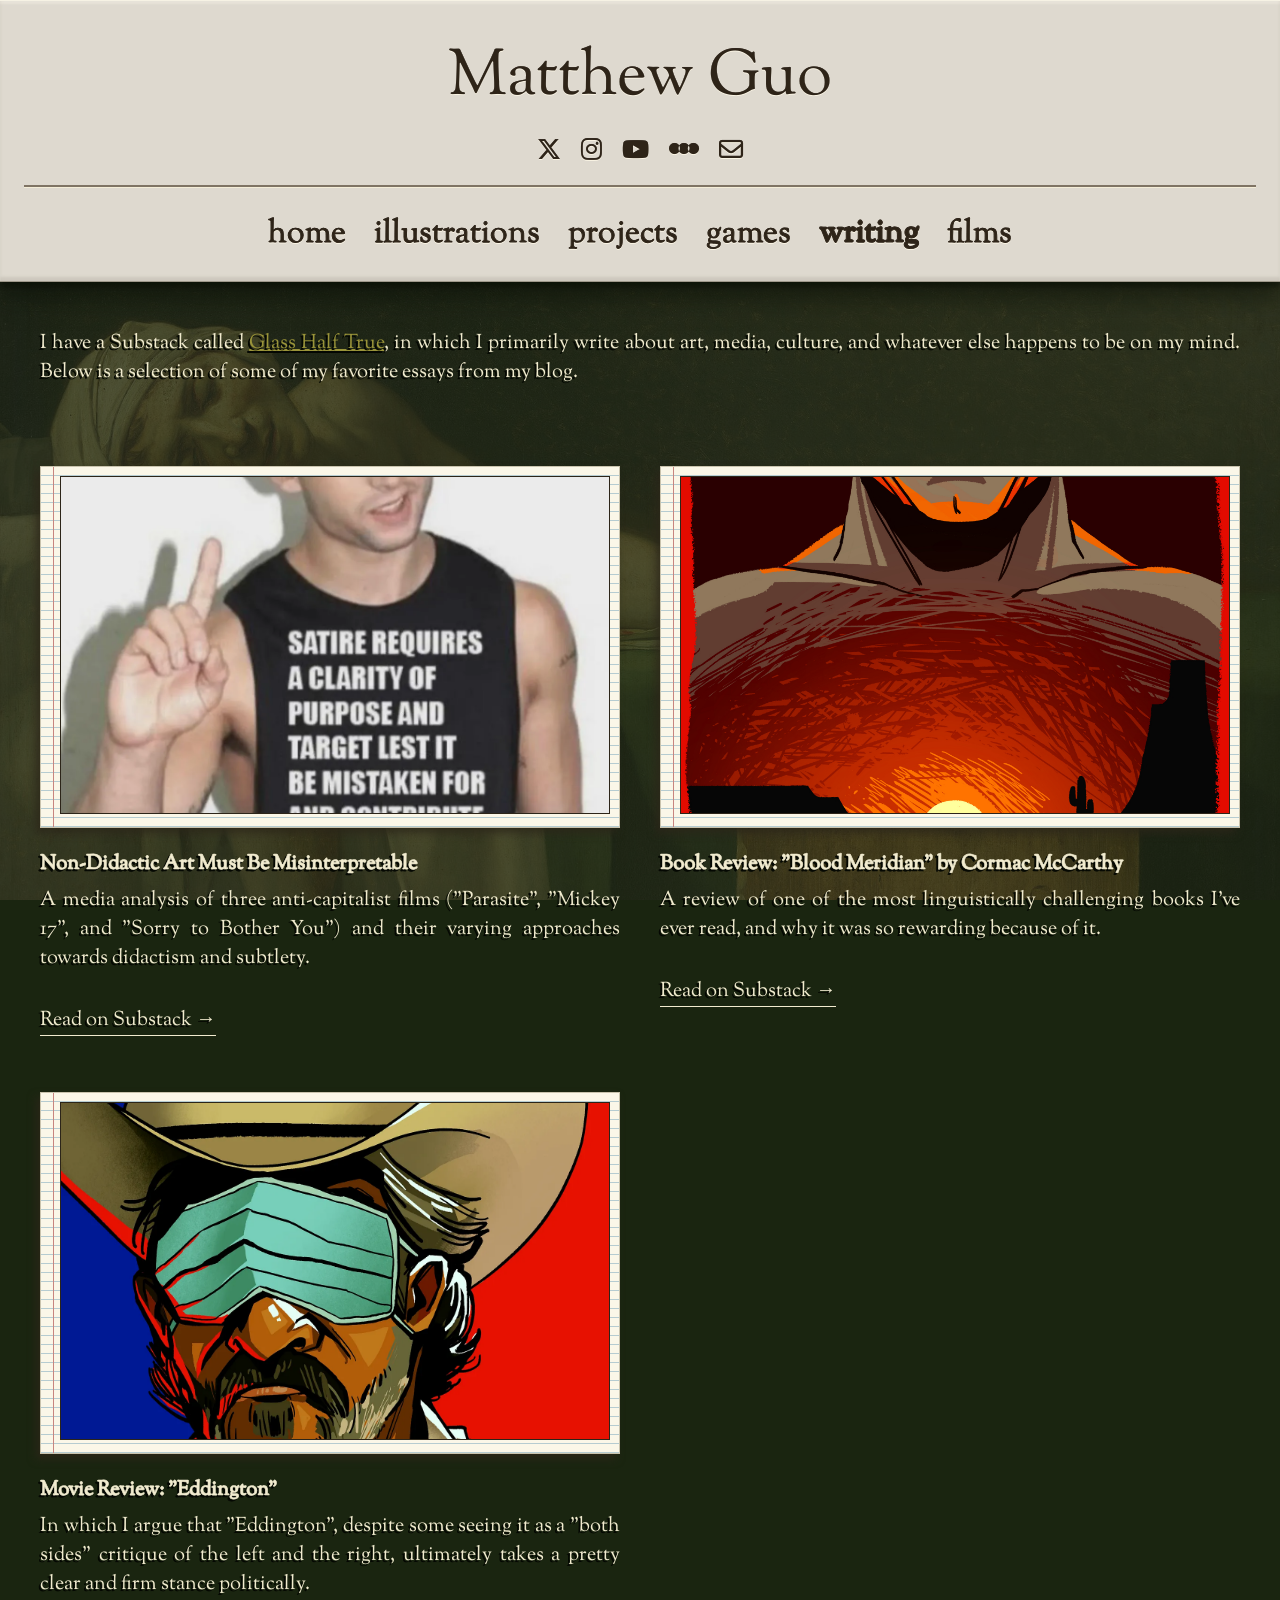
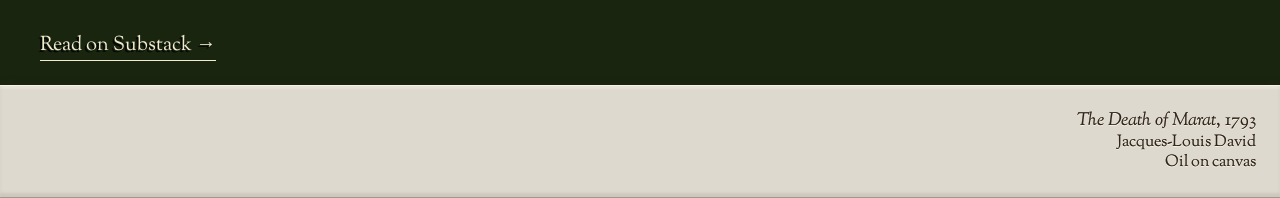
<file: writer.html>
<!DOCTYPE html>
<html lang="en">
<head>
    <meta charset="UTF-8">
    <meta name="viewport" content="width=device-width, initial-scale=1.0">
    <link rel="preconnect" href="https://fonts.googleapis.com">
    <link rel="preconnect" href="https://fonts.gstatic.com" crossorigin>
    <link href="https://fonts.googleapis.com/css2?family=Sorts+Mill+Goudy:ital@0;1&display=swap" rel="stylesheet">
    <link rel="stylesheet" href="styles.css?v=no-edge-bounce-120">
    <link rel="stylesheet" href="project-frames.css?v=14">
    <title>Matthew Guo — Writer</title>
    <style>
        .works-section {
            padding-top: 48px;
        }


        .writing-entry {
            display: flex;
            flex-direction: column;
            gap: 22px;
            min-width: 0;
        }


        .writing-thumbnail {
            width: 280px;
            flex-shrink: 0;
            border-radius: 4px;
            display: block;
        }

        .writing-info h4 {
            margin-bottom: 8px;
        }


        @media (max-width: 768px) {
            .writing-entry {
                flex-direction: column;
            }

            .writing-thumbnail {
                width: 100%;
            }
        }
    </style>
</head>
<body>
    <div class="container">
        <div id="site-header"></div>
    </div>

    <div class="works-section">
        <div class="container">
            
            <p>I have a Substack called <b><a href="https://glasshalftrue.substack.com/" target="_blank">Glass Half True</a></b>, in which I primarily write about art, media, culture, and whatever else happens to be on my mind. Below is a selection of some of my favorite essays from my blog.</p>
            <br><br>

        <div class="writing-list project-grid">

            <div class="writing-entry">
                <div class="paper-frame"><img src="src/assets/images/article_thumbnails/non_didactic_art.png" class="writing-thumbnail" alt="Non-Didactic Art Must Be Misinterpretable"></div>
                <div class="writing-info">
                    <h4><b>Non-Didactic Art Must Be Misinterpretable</b></h4>
                    <p>A media analysis of three anti-capitalist films ("Parasite", "Mickey 17", and "Sorry to Bother You") and their varying approaches towards didactism and subtlety.</p>
                    <a href="https://glasshalftrue.substack.com/p/non-didactic-art-must-be-misinterpretable" target="_blank" class="read-link">Read on Substack →</a>
                </div>
            </div>

            <div class="writing-entry">
                <div class="paper-frame"><img src="src/assets/images/article_thumbnails/blood_meridian_review.png" class="writing-thumbnail" alt="Book Review: Blood Meridian by Cormac McCarthy"></div>
                <div class="writing-info">
                    <h4><b>Book Review: "Blood Meridian" by Cormac McCarthy</b></h4>
                    <p>A review of one of the most linguistically challenging books I've ever read, and why it was so rewarding because of it.</p>
                    <a href="https://glasshalftrue.substack.com/p/book-review-blood-meridian-by-cormac" target="_blank" class="read-link">Read on Substack →</a>
                </div>
            </div>

            <div class="writing-entry">
                <div class="paper-frame"><img src="src/assets/images/article_thumbnails/eddington_review.png" class="writing-thumbnail" alt="Eddington: Movie Review (Both Sides)"></div>
                <div class="writing-info">
                    <h4><b>Movie Review: "Eddington"</b></h4>
                    <p>In which I argue that "Eddington", despite some seeing it as a "both sides" critique of the left and the right, ultimately takes a pretty clear and firm stance politically.</p>
                    <a href="https://glasshalftrue.substack.com/p/eddington-movie-review-both-sides" target="_blank" class="read-link">Read on Substack →</a>
                </div>
            </div>

        </div>
        </div>
    </div>

    <script src="header.js?v=stone-header-87"></script>
    <script>initHeader('writer');</script>
</body>
</html>
</file>
<file: styles.css>
:root {
    --forest: #1a2510;
    --ink: #f1ebcf;
    --ink-rule: rgba(244, 241, 232, 0.62);
    --stone: #ded9cf;
    --body-text-shadow: -2px 2px 0 rgba(4, 7, 2, 0.98);
}

html {
    background-color: var(--stone);
}

html,
body {
    /* Stop native edge bounce from exposing the fixed painting. */
    overscroll-behavior: none;
}

body {
    background-color: var(--forest);
    color: var(--ink);
    font-family: "Sorts Mill Goudy", serif;
    font-weight: 400;
    margin: 0;
    text-align: justify;
    min-height: 100vh;
}

button,
input,
select,
textarea {
    font-family: "Sorts Mill Goudy", serif;
    font-weight: 400;
}

body > *:not(.painting-background):not(.modal) {
    position: relative;
    z-index: 1;
}

div,
p {
    font-size: 20px;
}

h1,
h2,
h4,
p,
.roles,
.bio,
.section-heading,
.read-link,
.social-links {
    text-shadow: none;
}

.painting-background {
    position: fixed;
    z-index: 0;
    inset: 0;
    overflow: hidden;
    pointer-events: none;
    background-color: var(--forest);
}

.painting-background__image,
.painting-background__wash {
    position: absolute;
    inset: 0;
}

.painting-background__image {
    background-position: center;
    background-size: cover;
    opacity: 0.58;
    filter: saturate(0.82) contrast(0.92);
    transform: scale(1.025);
}

.painting-background__wash {
    background: var(--forest);
    opacity: 0.5;
}

.page-software-engineer .painting-background__image,
.page-game-developer .painting-background__image {
    opacity: 0.44;
}

.page-illustrator .painting-background__image {
    opacity: 0.2;
}

.page-filmmaker .painting-background__image {
    background-position: 68% center;
}

.container {
    max-width: 1200px;
    margin: 0 auto;
    position: relative;
    padding: 0 24px;
}

#site-header {
    text-align: center;
}

h1 {
    color: var(--ink);
    font-size: 64px;
    font-family: "Sorts Mill Goudy", serif;
    font-weight: 400;
    font-style: normal;
    margin-bottom: 10px;
    margin-top: 32px;
}

#site-header .header-divider {
    content: "";
    display: block;
    width: 100%;
    height: 2px;
    margin: 16px auto 0;
    background: rgba(70, 56, 37, 0.62);
    box-shadow: 0 1px 0 rgba(255, 246, 220, 0.68);
}

.roles {
    text-align: center;
    display: flex;
    flex-wrap: wrap;
    justify-content: center;
    align-items: baseline;
    gap: 8px 28px;
    color: var(--ink);
    font-size: 32px;
    font-family: "Sorts Mill Goudy", serif;
    font-weight: 400;
    font-style: normal;
    margin: 0;
    padding: 24px 0;
}

.roles a {
    color: var(--ink);
    text-decoration: none;
    transition: opacity 0.2s ease;
}

.roles a:hover {
    opacity: 0.5;
}

#site-header a.active {
    font-weight: 700;
}

.bio {
    color: var(--ink);
    font-family: "Sorts Mill Goudy", serif;
    font-weight: 400;
    font-size: 20px;
    line-height: 1.44;
    margin-bottom: 48px;
}

.project-frame,
.showcase-frame,
.monitor-frame,
.cartridge-frame,
.paper-frame,
.film-frame {
    filter: drop-shadow(-4px 5px 4px rgba(44, 37, 25, 0.8));
}

.art-grid {
    display: grid;
    grid-template-columns: 1fr 1fr 1fr;
    gap: 16px;
    margin-top: 20px;
}

.art-column {
    padding: 0px;
    border-radius: 8px;
}

.art-image {
    width: 100%;
    max-width: 400px;
    margin-bottom: 16px;
    cursor: pointer;
}

.project-frame {
    position: relative;
    display: block;
    width: 280px;
    flex: 0 0 280px;
    box-sizing: border-box;
    padding: 5px;
    background:
        repeating-linear-gradient(
            96deg,
            rgba(38, 23, 12, 0.2) 0 1px,
            transparent 1px 5px,
            rgba(224, 178, 99, 0.14) 5px 6px,
            transparent 6px 14px,
            rgba(38, 23, 12, 0.18) 14px 16px,
            transparent 16px 27px,
            rgba(224, 178, 99, 0.11) 27px 28px,
            transparent 28px 43px
        ),
        repeating-linear-gradient(
            101deg,
            transparent 0 11px,
            rgba(37, 22, 11, 0.12) 11px 12px,
            transparent 12px 29px,
            rgba(218, 168, 91, 0.08) 29px 30px,
            transparent 30px 52px
        ),
        #855b2c;
    border: 2px solid #4d3017;
    outline: 1px solid #bd8b45;
    outline-offset: -5px;
    box-shadow:
        inset 0 0 0 2px rgba(202, 151, 73, 0.78),
        inset 0 0 9px rgba(43, 25, 11, 0.42);
}

.project-frame::before,
.project-frame::after {
    display: none;
}

.project-frame img {
    display: block;
    width: 100%;
    box-sizing: border-box;
    border: 0;
    outline: 1px solid #28190e;
    outline-offset: -1px;
    border-radius: 0;
}

.project-frame--black,
.showcase-frame.project-frame--black {
    padding: 5px;
    background: #161616;
    border: 1px solid #050505;
    outline: none;
    box-shadow: none;
}

.project-frame--black::before,
.project-frame--black::after,
.showcase-frame.project-frame--black::before,
.showcase-frame.project-frame--black::after,
.project-frame--white::before,
.project-frame--white::after,
.project-frame--acacia::before,
.project-frame--acacia::after {
    display: none;
}

.project-frame--black img,
.showcase-frame.project-frame--black img {
    border: 5px solid;
    border-color: #020202 #111 #383838 #292929;
    outline: 1px solid #020202;
    outline-offset: -6px;
}

.project-frame--white {
    padding: 5px;
    background: #f4f2eb;
    border: 0;
    outline: none;
    box-shadow: none;
}

.showcase-frame.project-frame--white {
    padding: 5px;
    background: #f4f2eb;
    border: 0;
    outline: none;
    box-shadow: none;
}

.project-frame--white img {
    border-style: solid;
    border-width: 5px;
    border-color: #aaa69c #e8e5dc #fff #d3cfc5;
    outline: 1px solid #343432;
    outline-offset: -6px;
}

.showcase-frame.project-frame--white img {
    border-style: solid;
    border-width: 5px;
    border-color: #aaa69c #e8e5dc #fff #d3cfc5;
    outline: 1px solid #343432;
    outline-offset: -6px;
}

.project-frame--acacia {
    padding: 5px;
    background: #c88b3f;
    border-color: #8f5927;
    outline: none;
    box-shadow:
        inset 0 0 8px rgba(93, 49, 17, 0.25);
}

.showcase-frame.project-frame--acacia {
    padding: 5px;
    background: #c88b3f;
    border-color: #8f5927;
    outline: none;
    box-shadow:
        inset 0 0 8px rgba(93, 49, 17, 0.25);
}

.project-frame--acacia img {
    border-style: solid;
    border-width: 5px;
    border-color: rgba(58, 30, 12, 0.82) rgba(145, 84, 30, 0.78) rgba(244, 195, 101, 0.8) rgba(105, 53, 18, 0.8);
    outline-color: #4b2b16;
    outline-offset: -6px;
}

.showcase-frame.project-frame--acacia img {
    border-style: solid;
    border-width: 5px;
    border-color: rgba(58, 30, 12, 0.82) rgba(145, 84, 30, 0.78) rgba(244, 195, 101, 0.8) rgba(105, 53, 18, 0.8);
    outline-color: #4b2b16;
    outline-offset: -6px;
}

.frame-texture-overlay {
    position: absolute;
    z-index: 1;
    inset: 0;
    background: url("src/assets/images/textures/wood-pattern.png") center / 420px auto;
    mix-blend-mode: multiply;
    opacity: 0.34;
    pointer-events: none;
}

.project-frame--acacia img {
    position: relative;
    z-index: 2;
}

.art-frame {
    width: 100%;
    max-width: 400px;
    margin-bottom: 20px;
    flex-basis: auto;
}

.art-frame .art-image {
    width: 100%;
    max-width: none;
    margin-bottom: 0;
    transition: filter 0.2s ease;
}

.art-frame:hover .art-image {
    filter: brightness(1.25);
}

.modal {
    display: none;
    position: fixed;
    z-index: 1000;
    left: 0;
    top: 0;
    width: 100%;
    height: 100%;
    background-color: rgba(0, 0, 0, 0.8);
    justify-content: center;
    align-items: center;
}

.modal.show {
    display: flex;
}

.modal-content {
    max-width: 90%;
    max-height: 90%;
    object-fit: contain;
}

.modal-close {
    position: absolute;
    top: 20px;
    right: 30px;
    color: white;
    font-size: 40px;
    font-weight: 400;
    cursor: pointer;
    z-index: 1001;
}

.modal-close:hover {
    opacity: 0.7;
}

.category-section {
    margin-bottom: 80px;
}

.section-heading {
    display: block;
    color: var(--ink);
    font-family: "Sorts Mill Goudy", serif;
    font-size: 28px;
    font-weight: 700;
    text-decoration: none;
    padding-bottom: 8px;
    border-bottom: 1px solid var(--ink-rule);
    transition: opacity 0.2s ease;
    margin-bottom: 16px;
}

p {
    text-align: justify;
    color: var(--ink);
    font-family: "Sorts Mill Goudy", serif;
    font-weight: 400;
    font-size: 20px;
    line-height: 1.44;
    margin-top: 0;
}

p a {
    color: #9a9439;
    text-decoration-color: currentColor;
}

p a:visited {
    color: #77752c;
}

.social-links {
    display: flex;
    gap: 20px;
    position: relative;
    justify-content: center;
    margin: 4px 0 0;
}

.social-links a {
    color: var(--ink);
    font-size: 24px;
    text-decoration: none;
    transition: opacity 0.2s ease;
}

.social-links a:hover {
    opacity: 0.5;
}

h2 {
    color: var(--ink);
    font-size: 40px;
    font-family: "Sorts Mill Goudy", serif;
    font-weight: 400;
    font-style: normal;
    margin-top: 48px;
    margin-bottom: 24px;
}

h4 {
    color: var(--ink);
    font-size: 24px;
    font-family: "Sorts Mill Goudy", serif;
    font-weight: 300;
    font-style: normal;
    margin-top: 0;
    margin-bottom: 16px;
}

/* Add weight to the heading font without changing body copy. */
h2,
h4,
.roles,
.section-heading,
.software-title-card strong,
.writing-window-title,
.writing-modal-title,
.book-modal-title {
    -webkit-text-stroke: 0.03em currentColor;
    paint-order: stroke fill;
}

.video-grid {
    display: flex;
    flex-direction: column;
    gap: 32px;
}

.film-entry {
    margin-bottom: 48px;
}

.video {
    width: 100%;
    max-width: 854px;
    aspect-ratio: 16 / 9;
    border: none;
    border-radius: 4px;
}

.video-frame {
    width: min(100%, 866px);
    box-sizing: border-box;
}

.video-frame .video {
    display: block;
    width: 100%;
    max-width: none;
    border: 5px solid;
    border-color: #020202 #111 #383838 #292929;
    border-radius: 0;
    outline: 1px solid #020202;
    outline-offset: -6px;
    box-sizing: border-box;
}

.read-link {
    display: inline-block;
    margin-top: 12px;
    color: var(--ink);
    font-family: "Sorts Mill Goudy", serif;
    font-size: 16px;
    font-weight: 400;
    text-decoration: none;
    border-bottom: 1px solid currentColor;
    transition: opacity 0.2s ease;
}

.read-link:hover {
    opacity: 0.5;
}

/* Stone frames the artwork above and below the main content. */
body > .container:has(#site-header),
footer {
    background-color: var(--stone);
    border-top: 1px solid rgba(255, 251, 235, 0.75);
    border-bottom: 1px solid rgba(91, 83, 66, 0.48);
    box-shadow: inset 0 3px 2px rgba(255, 252, 241, 0.28),
                inset 0 -4px 3px rgba(83, 75, 59, 0.12),
                0 -2px 8px rgba(56, 45, 29, 0.10),
                0 5px 12px rgba(56, 45, 29, 0.18);
}

body > .container:has(#site-header) {
    display: flow-root;
    max-width: none;
    box-sizing: border-box;
    z-index: 2;
    box-shadow: inset 0 3px 2px rgba(255, 252, 241, 0.28),
                inset 0 -4px 3px rgba(83, 75, 59, 0.12),
                0 5px 4px rgba(10, 15, 6, 0.48),
                0 16px 22px rgba(10, 15, 6, 0.55);
}

.works-section {
    background: rgba(255, 248, 230, 0);
    padding: 24px 0 24px;
    margin-top: 0;
}

.works-section,
.works-section * {
    /* Keep the content legible over the paintings with a crisp, unblurred shadow. */
    text-shadow: var(--body-text-shadow);
}


/* Composite the shadow after the added stroke, behind the entire glyph. */
.works-section :is(h2, h4, .section-heading, .software-title-card strong,
    .writing-window-title, .writing-modal-title, .book-modal-title) {
    filter: drop-shadow(var(--body-text-shadow));
}

.works-section :is(h2, h4, .section-heading, .software-title-card strong,
    .writing-window-title, .writing-modal-title, .book-modal-title),
.works-section :is(h2, h4, .section-heading, .software-title-card strong,
    .writing-window-title, .writing-modal-title, .book-modal-title) * {
    text-shadow: none;
}

footer {
    position: relative;
    display: flex;
    align-items: flex-end;
    justify-content: flex-end;
    box-sizing: border-box;
    padding: 24px;
}

#site-header h1,
#site-header h1 span,
#site-header .roles,
#site-header .roles a,
#site-header .social-links a,
footer .painting-credit {
    color: #2e2418;
    text-shadow: none;
}

#site-header h1 span,
#site-header .roles a,
#site-header .social-links a,
footer .painting-credit > span {
    /* One inset edge, with no dark outline outside the letterform. */
    filter: url("#stone-incised");
}

#site-header h1 span {
    display: inline-block;
}

#site-header a.active {
    color: #2e2418;
    text-shadow: none;
}

.painting-credit {
    display: flex;
    flex-direction: column;
    align-items: flex-end;
    color: var(--ink);
    font-family: "Sorts Mill Goudy", serif;
    font-weight: 400;
    font-size: 16px;
    line-height: 1.25;
    text-align: justify;
    text-decoration: none;
    transition: opacity 0.2s ease;
}

.painting-credit:hover {
    opacity: 0.58;
}

.painting-credit__title {
    font-family: "Sorts Mill Goudy", serif;
    font-size: 18px;
    font-weight: 400;
}

@media (max-width: 768px) {
    .container {
        padding: 0 32px;
    }

    #site-header {
        padding-top: 32px;
    }

    h1 {
        font-size: 40px;
        margin-top: 0;
    }

    .roles {
        font-size: 17px;
        padding: 16px 0;
        gap: 4px 16px;
    }

    .roles a {
        white-space: nowrap;
    }

    .social-links {
        gap: 14px;
    }

    .social-links a {
        font-size: 18px;
    }

    footer {
        padding: 16px 32px;
    }

    .project-frame {
        width: 100%;
        flex-basis: auto;
    }

    h2 {
        font-size: 28px;
    }

    .art-grid {
        grid-template-columns: 1fr;
        gap: 20px;
    }
}

/* Keep inline emphasis in body copy at the regular body-font weight. */
p b,
p strong {
    font-weight: 400;
}
</file>
<file: project-frames.css>
/* Shared preview dimensions and card layout for all non-illustration work. */
:root {
    --project-preview-ratio: 16 / 10;
}

/* Consistent text beneath project previews, including descriptions and links. */
:is(.software-info, .game-info, .writing-info, .showcase-info),
:is(.software-info, .game-info, .writing-info, .showcase-info) *,
.film-entry > h4,
.film-entry > h4 *,
.film-entry > p,
.film-entry > p * {
    font-size: 20px;
    font-weight: 400;
}

:is(.software-info, .game-info, .writing-info, .showcase-info) h4,
:is(.software-info, .game-info, .writing-info, .showcase-info) h4 *,
.film-entry > h4,
.film-entry > h4 * {
    font-weight: 700;
}

.project-grid {
    display: grid;
    grid-template-columns: repeat(2, minmax(0, 1fr));
    gap: 56px 40px;
}

/* Project frames shared by the home page and their portfolio pages. */

.monitor-frame {
    position: relative;
    display: block;
    padding: 5px 5px 12px;
    border: 1px solid #8c8777;
    border-radius: 0;
    background: #d8d0b9;
    border-color: #f5efdc #9a927e #9a927e #f5efdc;
    box-shadow: inset 1px 1px 0 #fff9e8, inset -1px -1px 0 #aaa18f;
    color: inherit;
    text-decoration: none;
}

.monitor-frame::before {
    content: "";
    position: absolute;
    bottom: 4px;
    left: 12px;
    width: 32px;
    height: 4px;
    background: repeating-linear-gradient(90deg, #8d8677 0 1px, transparent 1px 3px);
}

.monitor-frame::after {
    content: "";
    position: absolute;
    right: 12px;
    bottom: 3px;
    width: 4px;
    height: 4px;
    border-radius: 50%;
    background: #9ab573;
    border: 1px solid #898574;
    box-shadow: 0 0 2px #b9df8580;
}

.monitor-frame:focus-visible {
    outline: 3px solid var(--ink);
    outline-offset: 7px;
}

.software-thumbnail {
    width: 100%;
    aspect-ratio: var(--project-preview-ratio);
    box-sizing: border-box;
    border: 3px solid;
    border-color: #686658 #a6a08c #b8b09a #777363;
    outline: 1px solid #34372e;
    outline-offset: -3px;
    border-radius: 0;
    display: block;
    object-fit: cover;
}

.software-thumbnail--portrait {
    object-position: center 25%;
}

.software-thumbnail--screenshot {
    object-fit: cover;
    background: #f1ede4;
}

.software-thumbnail--icon {
    object-fit: cover;
    padding: 0;
    background: #f0ede3;
}

.software-info {
    padding: 22px 4px 0;
}

.software-info h4 {
    margin: 0 0 8px;
}

.software-info p {
    margin: 0 0 12px;
}

.software-thumbnail--logo {
    box-sizing: border-box;
    object-fit: cover;
    padding: 0;
    background: #67cfe8;
}

@media (max-width: 768px) {
    .software-thumbnail--logo {
        padding: 0;
    }

}

.game-entry {
    display: flex;
    flex-direction: column;
    min-width: 0;
    isolation: isolate;
}

/* A thin molded-plastic rim and grip grooves surround the cartridge label. */
.cartridge-frame {
    position: relative;
    display: block;
    width: 100%;
    box-sizing: border-box;
    padding: 7px 14px 10px;
    border: 1px solid;
    border-color: #919187 #4d5049 #41453d #7b7e73;
    background: #686c62;
    box-shadow: inset 0 1px 0 #a0a394, inset 0 -2px 0 #494e43;
    text-decoration: none;
    -webkit-tap-highlight-color: transparent;
}
.cartridge-label {
    display: block;
    min-height: 0;
    overflow: hidden;
    border: 1px solid #21251f;
    background: #181d17;
}
.cartridge-frame::before,
.cartridge-frame::after {
    content: "";
    position: absolute;
    top: 12px;
    bottom: 14px;
    width: 7px;
    background: repeating-linear-gradient(to bottom,
        #41473c 0 1px, #858a7b 1px 2px, transparent 2px 5px);
    pointer-events: none;
}
.cartridge-frame::before { left: 3px; }
.cartridge-frame::after { right: 3px; }
.game-thumbnail {
    display: block;
    width: 100%;
    height: 100%;
    object-fit: cover;
    transition: filter 220ms ease;
}
.cartridge-frame:focus-visible {
    outline: 3px solid var(--ink);
    outline-offset: 6px;
}
@media (hover: hover) and (prefers-reduced-motion: no-preference) {
    .cartridge-frame:hover .game-thumbnail { filter: brightness(1.06); }
}
.game-info {
    display: flex;
    flex: 1;
    flex-direction: column;
    padding: 22px 4px 0;
    color: var(--ink);
}
.game-info h4 {
    margin: 0 0 8px;
}
.game-info p {
    margin: 0 0 12px;
}
.game-info .read-link {
    align-self: flex-start;
    margin-top: auto;
}
.game-info .read-link:focus-visible {
    outline: 2px solid var(--ink);
    outline-offset: 5px;
}
@media (max-width: 768px) {
    .game-entry { width: 100%; max-width: 580px; margin-inline: auto; }
}
@media (prefers-reduced-motion: reduce) {
    .game-entry, .game-thumbnail { transition: none; }
}

/* Ruled composition paper with a red margin, visible around the image. */
.paper-frame {
    position: relative;
    display: block;
    box-sizing: border-box;
    width: 280px;
    flex: 0 0 280px;
    padding: 9px 9px 13px 19px;
    border: 1px solid #c9c3ad;
    background:
        linear-gradient(to right, transparent 12px, #c78580 12px 13px, transparent 13px),
        repeating-linear-gradient(to bottom, #fbf7e8 0 8px, #b6ccd1 8px 9px);
}
.paper-frame > img {
    display: block;
    width: 100%;
    height: auto;
    border: 1px solid #2c2519;
    border-radius: 0;
    box-sizing: border-box;
}

/* Transparent sprocket holes run along both edges of the film. */
.film-frame {
    position: relative;
    display: block;
    box-sizing: border-box;
    width: 280px;
    flex: 0 0 280px;
    padding: 13px 5px;
    border: 0;
    border-radius: 0;
    background: linear-gradient(#000000, #000000) left center / 5px 100% no-repeat,
                linear-gradient(#000000, #000000) right center / 5px 100% no-repeat;
}
.film-frame::before,
.film-frame::after {
    content: "";
    position: absolute;
    left: 5px;
    right: 5px;
    height: 13px;
    box-sizing: border-box;
    border-block: 3px solid #000000;
    background: repeating-linear-gradient(to right, #000000 0 6px, transparent 6px 13px, #000000 13px 21px);
    pointer-events: none;
}
.film-frame::before { top: 0; }
.film-frame::after { bottom: 0; }
.film-frame > img,
.film-frame > .video {
    display: block;
    width: 100%;
    max-width: none;
    box-sizing: border-box;
    border: 2px solid #000000;
    border-radius: 0;
    outline: 0;
}
.film-frame--thumbnail > img {
    aspect-ratio: 16 / 9;
    object-fit: cover;
}
.film-frame--video {
    width: min(100%, 866px);
    flex: none;
}
@media (max-width: 768px) {
    .paper-frame,
    .film-frame {
        width: 100%;
        flex-basis: auto;
    }
}

/* Size the complete frame, including its decorative edge, consistently. */
.monitor-frame,
.cartridge-frame,
.paper-frame,
.film-frame {
    display: grid;
    grid-template-rows: minmax(0, 1fr);
    width: 100%;
    max-width: none;
    min-width: 0;
    min-height: 0;
    box-sizing: border-box;
    aspect-ratio: var(--project-preview-ratio);
    flex: none;
}
.cartridge-label {
    min-height: 0;
    aspect-ratio: auto;
}
.monitor-frame > img,
.paper-frame > img,
.film-frame > img,
.film-frame > .video {
    width: 100%;
    height: 100%;
    min-height: 0;
    aspect-ratio: auto;
    object-fit: cover;
}

.monitor-frame > img,
.paper-frame > img,
.film-frame > img {
    transition: filter 220ms ease;
}

@media (hover: hover) {
    .monitor-frame:hover > img,
    .cartridge-frame:hover .game-thumbnail,
    .paper-frame:hover > img,
    .film-frame:hover > img {
        filter: brightness(1.25);
    }
}

@media (prefers-reduced-motion: reduce) {
    .monitor-frame > img,
    .paper-frame > img,
    .film-frame > img {
        transition: none;
    }
}

@media (max-width: 768px) {
    .project-grid { grid-template-columns: minmax(0, 1fr); }
}
</file>
